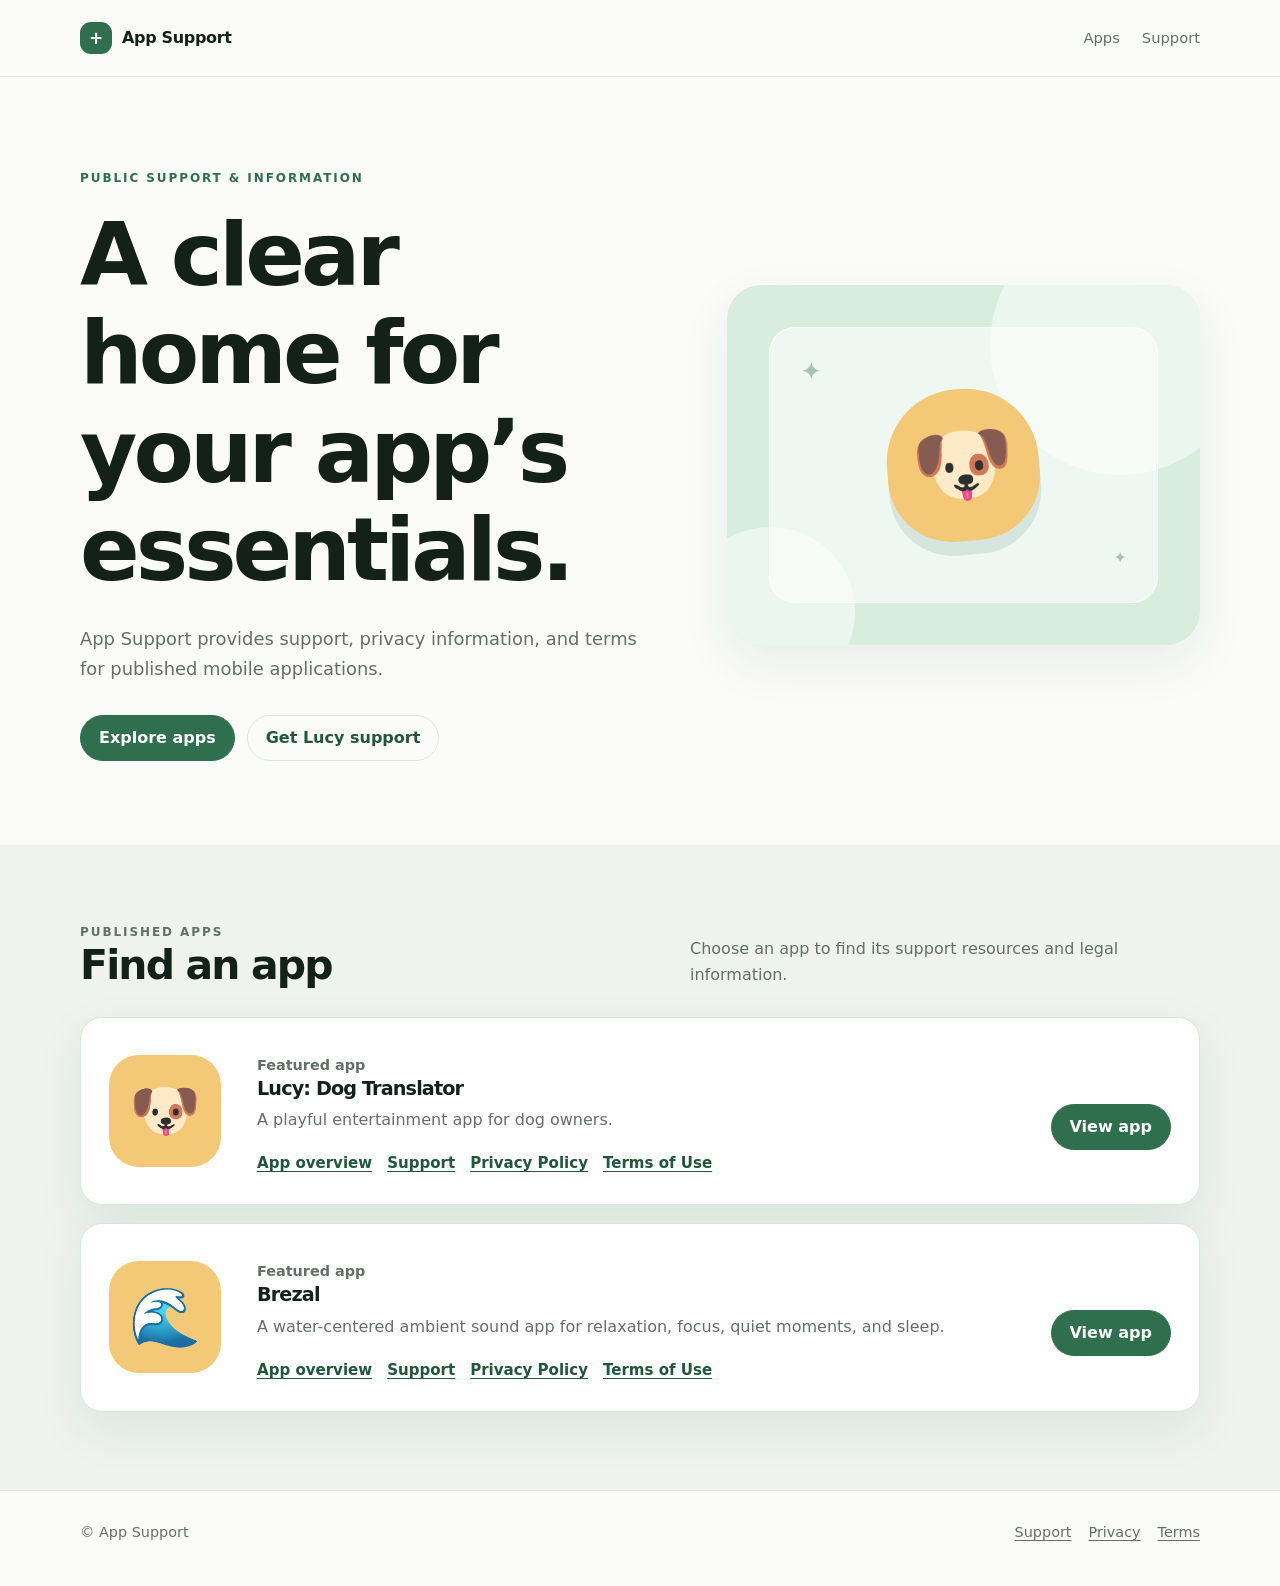
<file: index.html>
<!doctype html>
<html lang="en">
<head>
  <meta charset="utf-8">
  <meta name="viewport" content="width=device-width, initial-scale=1">
  <meta name="description" content="App Support provides public support and information for published mobile applications.">
  <title>App Support — Mobile app support and information</title>
  <link rel="stylesheet" href="styles.css">
</head>
<body>
  <header class="site-header"><div class="wrap nav"><a class="brand" href="index.html"><span class="brand-mark">+</span> App Support</a><nav class="nav-links" aria-label="Primary navigation"><a href="#apps">Apps</a><a href="lucy/support/index.html">Support</a></nav></div></header>
  <main>
    <section class="hero"><div class="wrap hero-grid"><div><p class="eyebrow">Public support &amp; information</p><h1>A clear home for your app’s essentials.</h1><p class="lead">App Support provides support, privacy information, and terms for published mobile applications.</p><div class="actions"><a class="button" href="#apps">Explore apps</a><a class="button secondary" href="lucy/support/index.html">Get Lucy support</a></div></div><div class="hero-art" aria-hidden="true"><span class="spark one">✦</span><span class="spark two">✦</span><div class="art-card"><div class="dog-badge">🐶</div></div></div></div></section>
    <section class="section soft" id="apps"><div class="wrap"><div class="section-head"><div><p class="eyebrow">Published apps</p><h2>Find an app</h2></div><p>Choose an app to find its support resources and legal information.</p></div><article class="app-card"><div class="app-icon" aria-hidden="true">🐶</div><div><p class="kicker">Featured app</p><h3>Lucy: Dog Translator</h3><p>A playful entertainment app for dog owners.</p><div class="link-row"><a href="lucy/index.html">App overview</a><a href="lucy/support/index.html">Support</a><a href="lucy/privacy/index.html">Privacy Policy</a><a href="lucy/terms/index.html">Terms of Use</a></div></div><div class="actions"><a class="button" href="lucy/index.html">View app</a></div></article><article class="app-card" style="margin-top: 18px"><div class="app-icon" aria-hidden="true">🌊</div><div><p class="kicker">Featured app</p><h3>Brezal</h3><p>A water-centered ambient sound app for relaxation, focus, quiet moments, and sleep.</p><div class="link-row"><a href="brezal/index.html">App overview</a><a href="brezal/support/index.html">Support</a><a href="brezal/privacy/index.html">Privacy Policy</a><a href="brezal/terms/index.html">Terms of Use</a></div></div><div class="actions"><a class="button" href="brezal/index.html">View app</a></div></article></div></section>
  </main>
  <footer><div class="wrap footer-row"><span>© App Support</span><nav class="footer-links" aria-label="Footer navigation"><a href="lucy/support/index.html">Support</a><a href="lucy/privacy/index.html">Privacy</a><a href="lucy/terms/index.html">Terms</a></nav></div></footer>
</body>
</html>
</file>
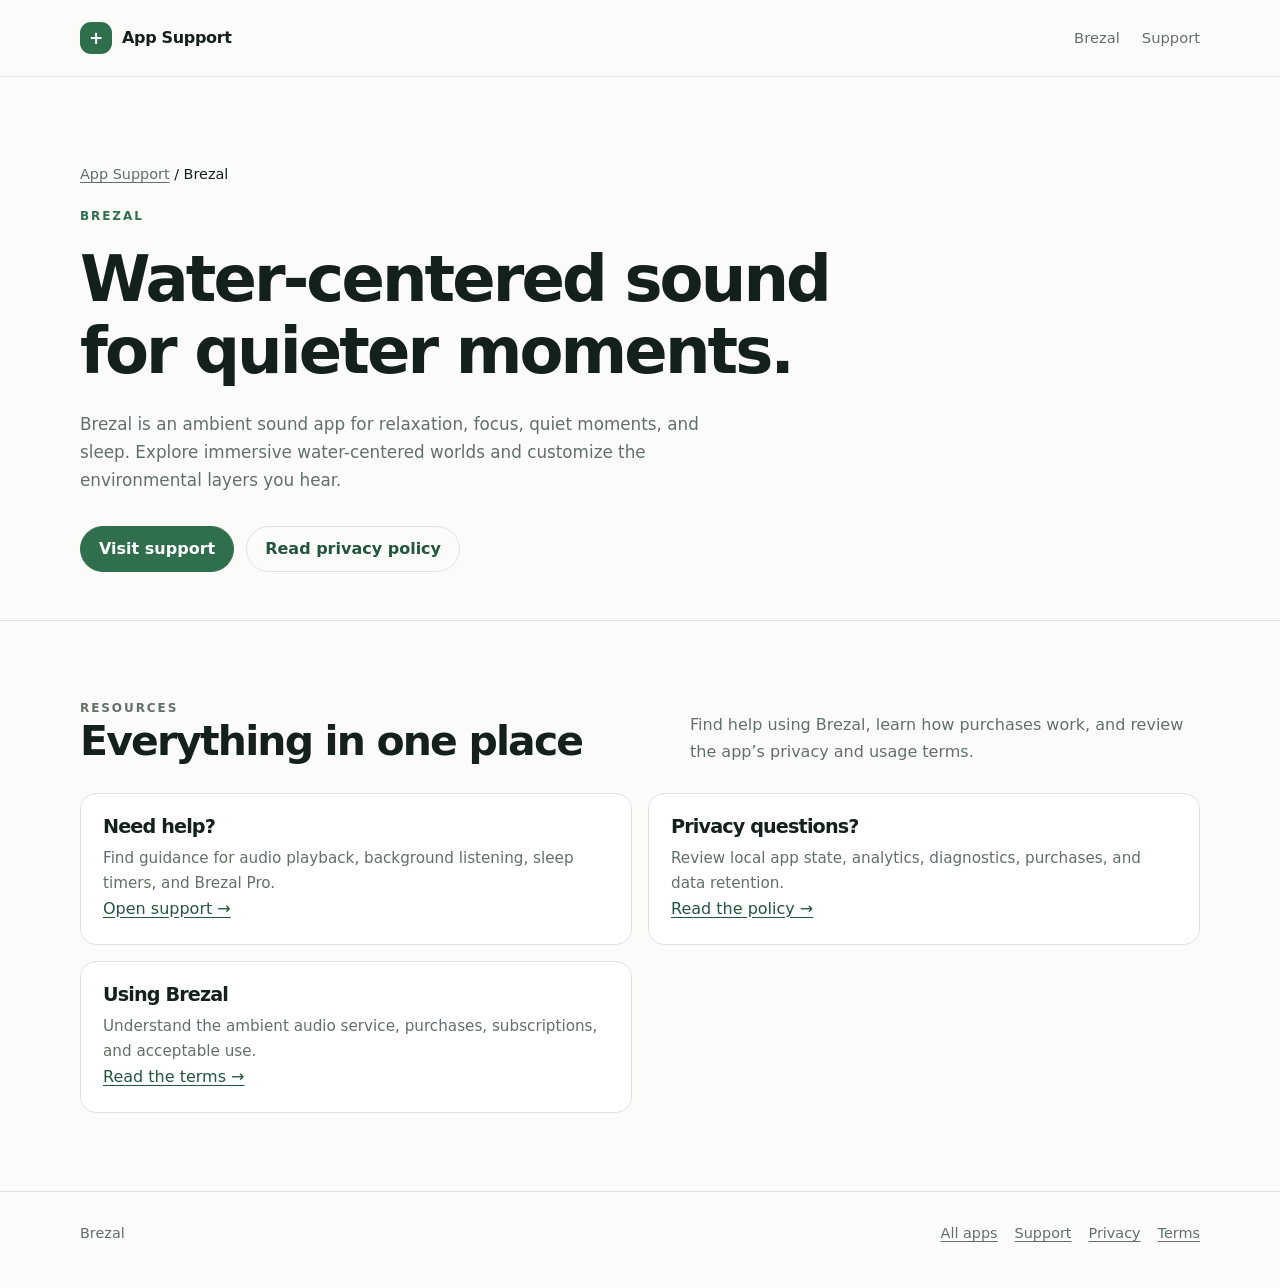
<file: brezal/index.html>
<!doctype html>
<html lang="en">
<head><meta charset="utf-8"><meta name="viewport" content="width=device-width, initial-scale=1"><meta name="description" content="Support and information for Brezal, a water-centered ambient sound app for relaxation, focus, quiet moments, and sleep."><title>Brezal — App Support</title><link rel="stylesheet" href="../styles.css"></head>
<body>
  <header class="site-header"><div class="wrap nav"><a class="brand" href="../index.html"><span class="brand-mark">+</span> App Support</a><nav class="nav-links" aria-label="Primary navigation"><a href="index.html" aria-current="page">Brezal</a><a href="support/index.html">Support</a></nav></div></header>
  <main><section class="page-hero"><div class="wrap"><p class="breadcrumbs"><a href="../index.html">App Support</a> / Brezal</p><p class="eyebrow">Brezal</p><h1>Water-centered sound for quieter moments.</h1><p class="lead">Brezal is an ambient sound app for relaxation, focus, quiet moments, and sleep. Explore immersive water-centered worlds and customize the environmental layers you hear.</p><div class="actions"><a class="button" href="support/index.html">Visit support</a><a class="button secondary" href="privacy/index.html">Read privacy policy</a></div></div></section><section class="section"><div class="wrap"><div class="section-head"><div><p class="eyebrow">Resources</p><h2>Everything in one place</h2></div><p>Find help using Brezal, learn how purchases work, and review the app’s privacy and usage terms.</p></div><div class="faq-grid"><article class="faq"><h3>Need help?</h3><p>Find guidance for audio playback, background listening, sleep timers, and Brezal Pro.</p><a href="support/index.html">Open support →</a></article><article class="faq"><h3>Privacy questions?</h3><p>Review local app state, analytics, diagnostics, purchases, and data retention.</p><a href="privacy/index.html">Read the policy →</a></article><article class="faq"><h3>Using Brezal</h3><p>Understand the ambient audio service, purchases, subscriptions, and acceptable use.</p><a href="terms/index.html">Read the terms →</a></article></div></div></section></main>
  <footer><div class="wrap footer-row"><span>Brezal</span><nav class="footer-links" aria-label="Footer navigation"><a href="../index.html">All apps</a><a href="support/index.html">Support</a><a href="privacy/index.html">Privacy</a><a href="terms/index.html">Terms</a></nav></div></footer>
</body></html>
</file>
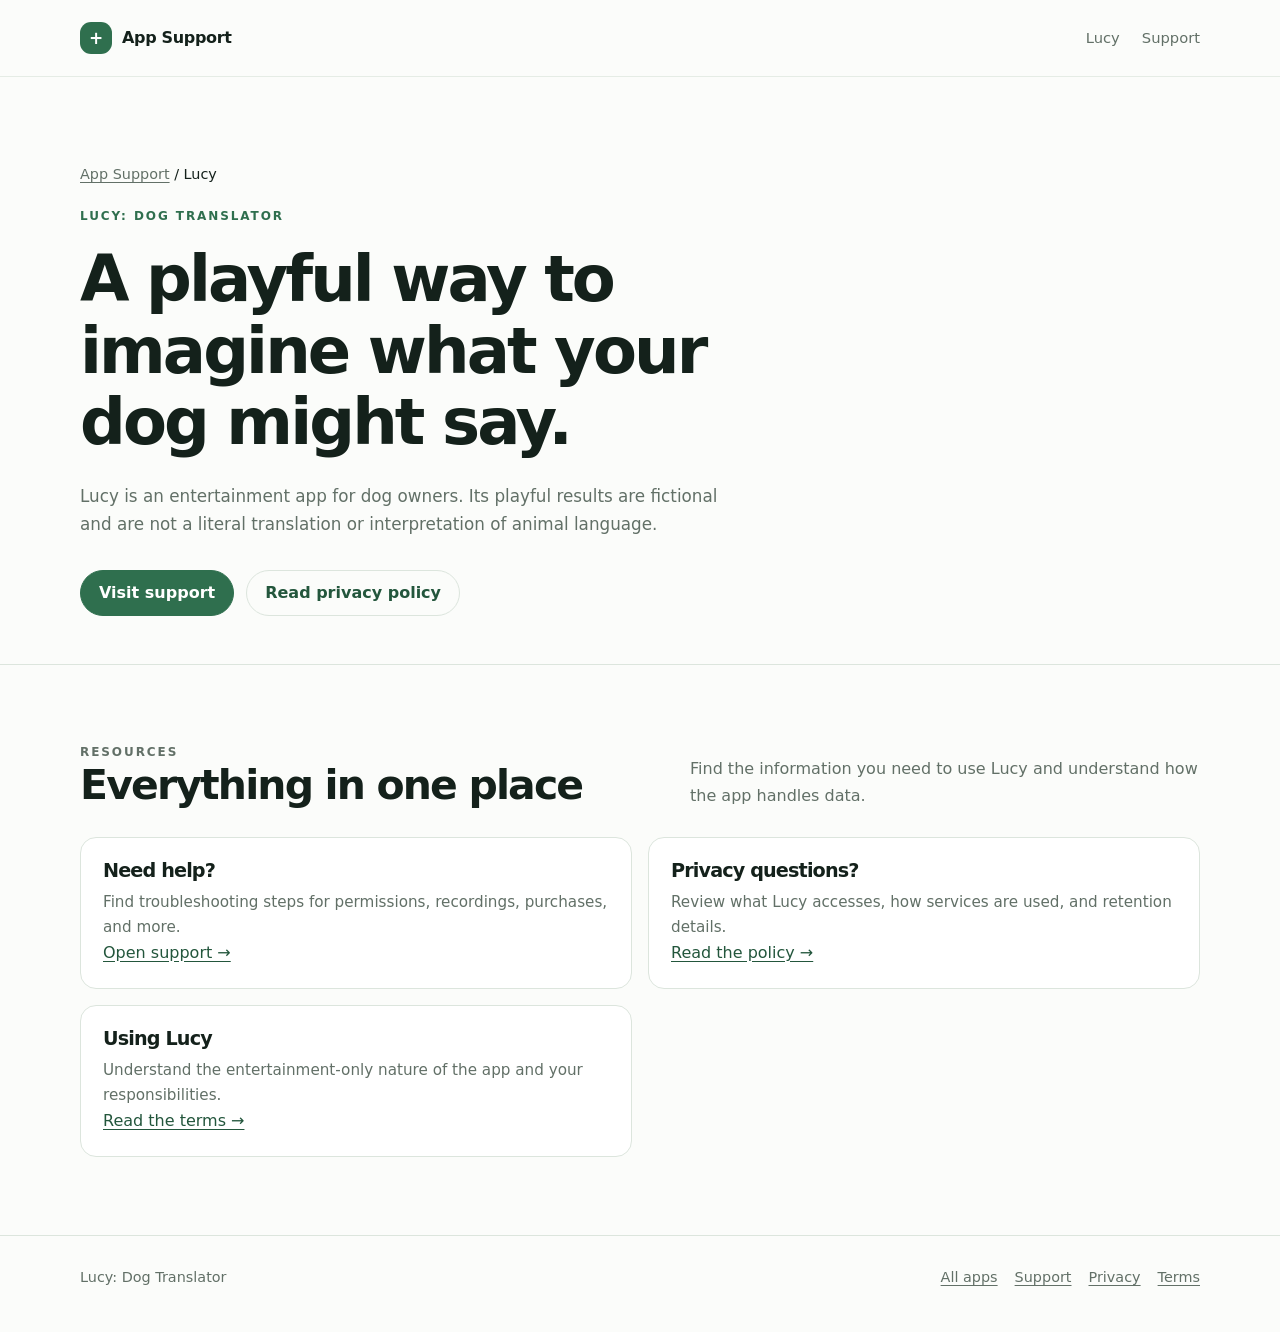
<file: lucy/index.html>
<!doctype html>
<html lang="en">
<head><meta charset="utf-8"><meta name="viewport" content="width=device-width, initial-scale=1"><meta name="description" content="Support and information for Lucy: Dog Translator, a playful entertainment app for dog owners."><title>Lucy: Dog Translator — App Support</title><link rel="stylesheet" href="../styles.css"></head>
<body>
  <header class="site-header"><div class="wrap nav"><a class="brand" href="../index.html"><span class="brand-mark">+</span> App Support</a><nav class="nav-links" aria-label="Primary navigation"><a href="index.html">Lucy</a><a href="support/index.html">Support</a></nav></div></header>
  <main><section class="page-hero"><div class="wrap"><p class="breadcrumbs"><a href="../index.html">App Support</a> / Lucy</p><p class="eyebrow">Lucy: Dog Translator</p><h1>A playful way to imagine what your dog might say.</h1><p class="lead">Lucy is an entertainment app for dog owners. Its playful results are fictional and are not a literal translation or interpretation of animal language.</p><div class="actions"><a class="button" href="support/index.html">Visit support</a><a class="button secondary" href="privacy/index.html">Read privacy policy</a></div></div></section><section class="section"><div class="wrap"><div class="section-head"><div><p class="eyebrow">Resources</p><h2>Everything in one place</h2></div><p>Find the information you need to use Lucy and understand how the app handles data.</p></div><div class="faq-grid"><article class="faq"><h3>Need help?</h3><p>Find troubleshooting steps for permissions, recordings, purchases, and more.</p><a href="support/index.html">Open support →</a></article><article class="faq"><h3>Privacy questions?</h3><p>Review what Lucy accesses, how services are used, and retention details.</p><a href="privacy/index.html">Read the policy →</a></article><article class="faq"><h3>Using Lucy</h3><p>Understand the entertainment-only nature of the app and your responsibilities.</p><a href="terms/index.html">Read the terms →</a></article></div></div></section></main>
  <footer><div class="wrap footer-row"><span>Lucy: Dog Translator</span><nav class="footer-links" aria-label="Footer navigation"><a href="../index.html">All apps</a><a href="support/index.html">Support</a><a href="privacy/index.html">Privacy</a><a href="terms/index.html">Terms</a></nav></div></footer>
</body></html>
</file>
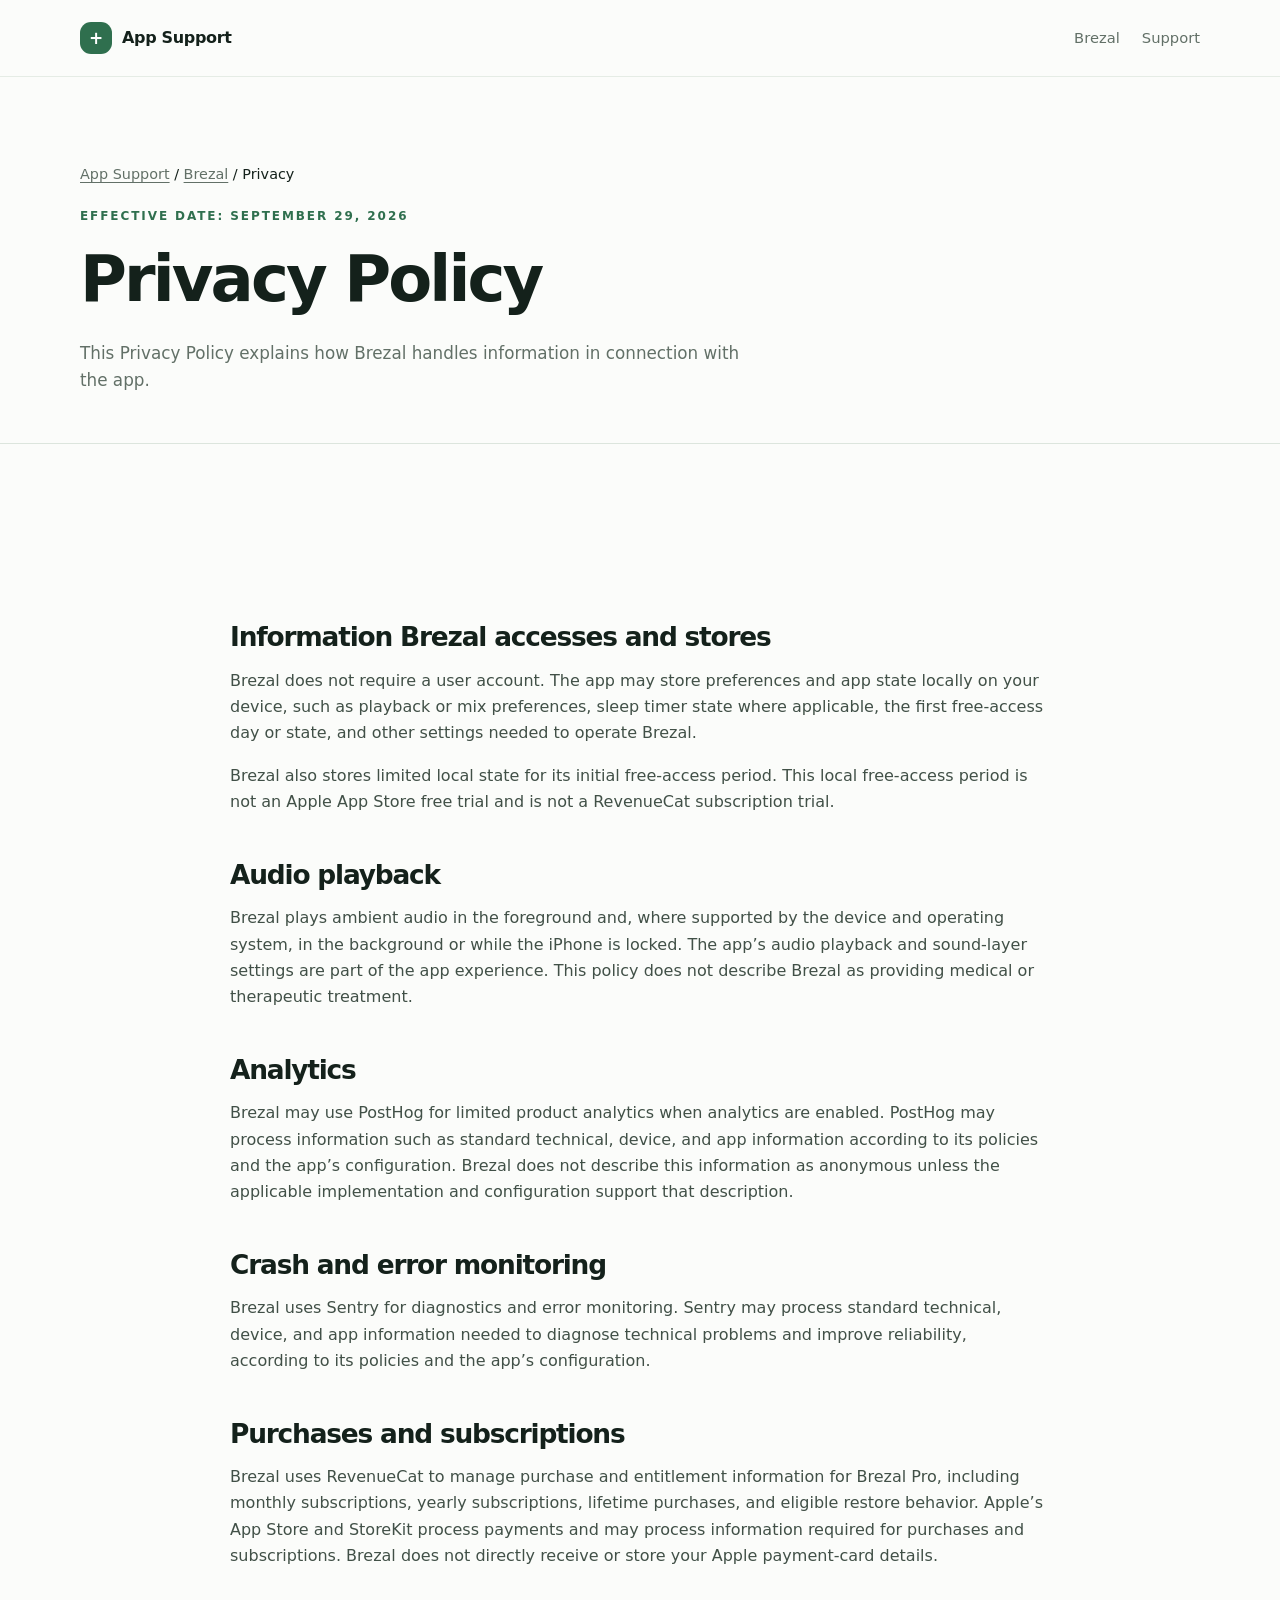
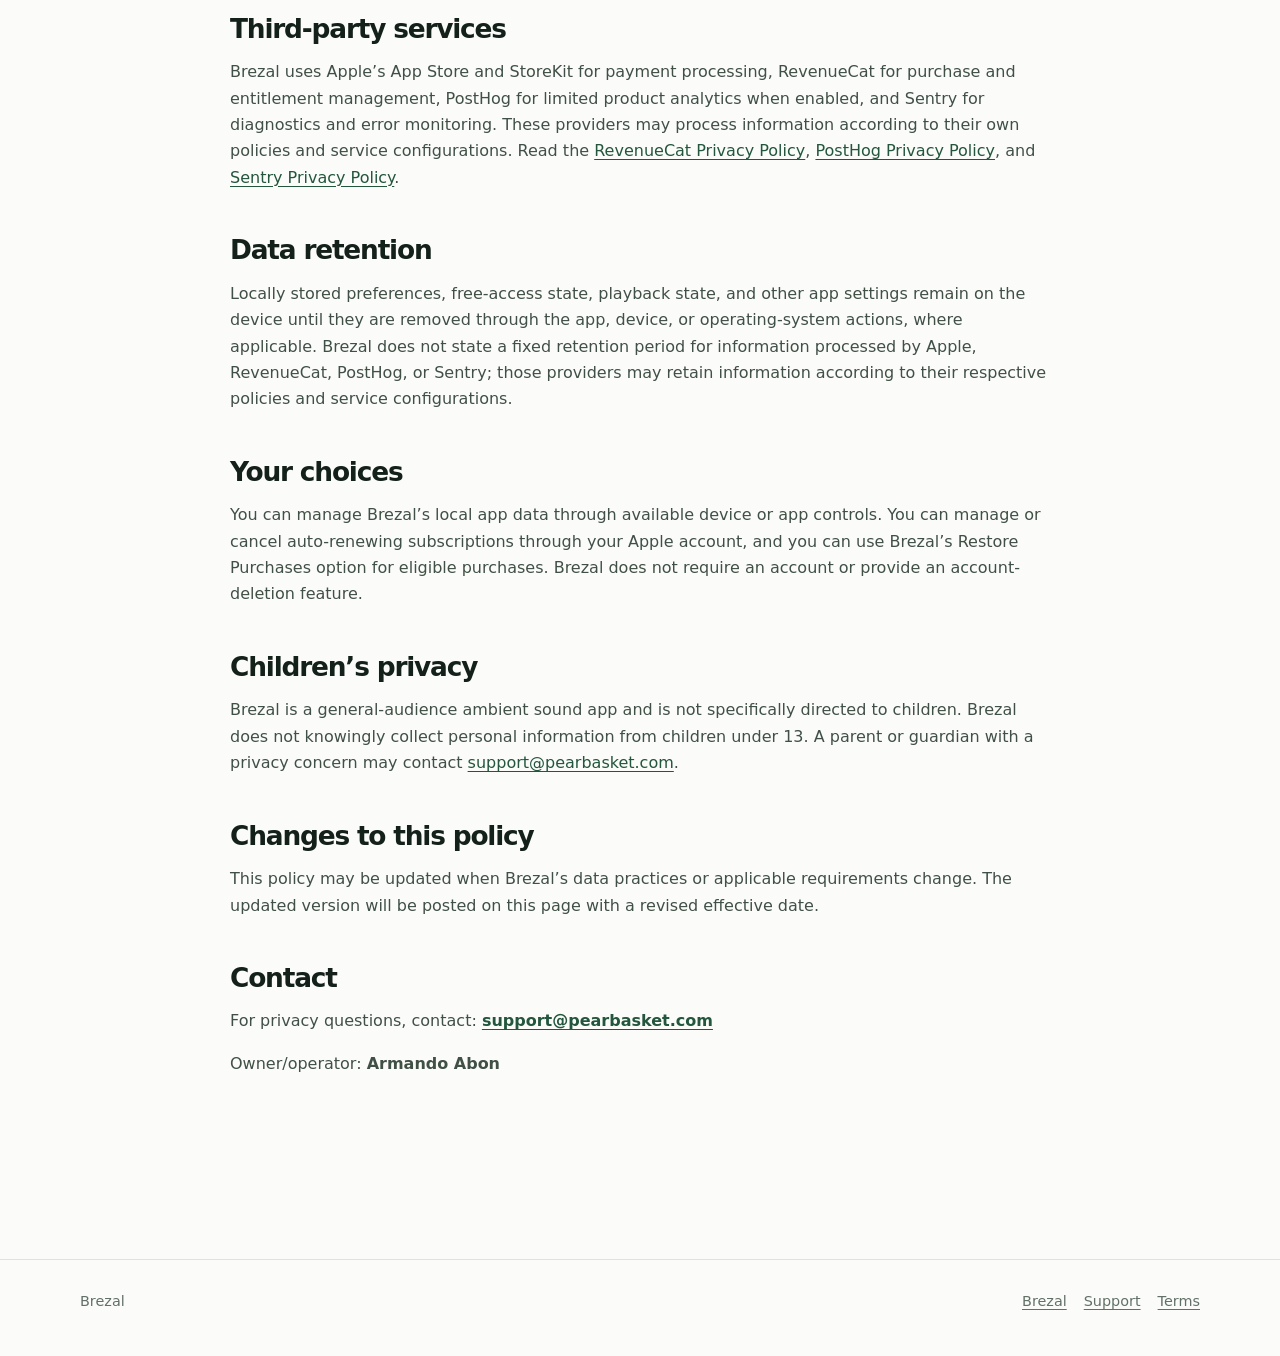
<file: brezal/privacy/index.html>
<!doctype html>
<html lang="en">
<head><meta charset="utf-8"><meta name="viewport" content="width=device-width, initial-scale=1"><meta name="description" content="Privacy Policy for Brezal."><title>Privacy Policy — Brezal</title><link rel="stylesheet" href="../../styles.css"></head>
<body><header class="site-header"><div class="wrap nav"><a class="brand" href="../../index.html"><span class="brand-mark">+</span> App Support</a><nav class="nav-links" aria-label="Primary navigation"><a href="../index.html">Brezal</a><a href="../support/index.html">Support</a></nav></div></header>
<main><section class="page-hero"><div class="wrap"><p class="breadcrumbs"><a href="../../index.html">App Support</a> / <a href="../index.html">Brezal</a> / Privacy</p><p class="eyebrow">Effective Date: September 29, 2026</p><h1>Privacy Policy</h1><p class="lead">This Privacy Policy explains how Brezal handles information in connection with the app.</p></div></section><section class="section"><div class="wrap content"><h2>Information Brezal accesses and stores</h2><p>Brezal does not require a user account. The app may store preferences and app state locally on your device, such as playback or mix preferences, sleep timer state where applicable, the first free-access day or state, and other settings needed to operate Brezal.</p><p>Brezal also stores limited local state for its initial free-access period. This local free-access period is not an Apple App Store free trial and is not a RevenueCat subscription trial.</p><h2>Audio playback</h2><p>Brezal plays ambient audio in the foreground and, where supported by the device and operating system, in the background or while the iPhone is locked. The app’s audio playback and sound-layer settings are part of the app experience. This policy does not describe Brezal as providing medical or therapeutic treatment.</p><h2>Analytics</h2><p>Brezal may use PostHog for limited product analytics when analytics are enabled. PostHog may process information such as standard technical, device, and app information according to its policies and the app’s configuration. Brezal does not describe this information as anonymous unless the applicable implementation and configuration support that description.</p><h2>Crash and error monitoring</h2><p>Brezal uses Sentry for diagnostics and error monitoring. Sentry may process standard technical, device, and app information needed to diagnose technical problems and improve reliability, according to its policies and the app’s configuration.</p><h2>Purchases and subscriptions</h2><p>Brezal uses RevenueCat to manage purchase and entitlement information for Brezal Pro, including monthly subscriptions, yearly subscriptions, lifetime purchases, and eligible restore behavior. Apple’s App Store and StoreKit process payments and may process information required for purchases and subscriptions. Brezal does not directly receive or store your Apple payment-card details.</p><h2>Third-party services</h2><p>Brezal uses Apple’s App Store and StoreKit for payment processing, RevenueCat for purchase and entitlement management, PostHog for limited product analytics when enabled, and Sentry for diagnostics and error monitoring. These providers may process information according to their own policies and service configurations. Read the <a href="https://www.revenuecat.com/privacy">RevenueCat Privacy Policy</a>, <a href="https://posthog.com/privacy">PostHog Privacy Policy</a>, and <a href="https://sentry.io/privacy/">Sentry Privacy Policy</a>.</p><h2>Data retention</h2><p>Locally stored preferences, free-access state, playback state, and other app settings remain on the device until they are removed through the app, device, or operating-system actions, where applicable. Brezal does not state a fixed retention period for information processed by Apple, RevenueCat, PostHog, or Sentry; those providers may retain information according to their respective policies and service configurations.</p><h2>Your choices</h2><p>You can manage Brezal’s local app data through available device or app controls. You can manage or cancel auto-renewing subscriptions through your Apple account, and you can use Brezal’s Restore Purchases option for eligible purchases. Brezal does not require an account or provide an account-deletion feature.</p><h2>Children’s privacy</h2><p>Brezal is a general-audience ambient sound app and is not specifically directed to children. Brezal does not knowingly collect personal information from children under 13. A parent or guardian with a privacy concern may contact <a href="mailto:support@pearbasket.com">support@pearbasket.com</a>.</p><h2>Changes to this policy</h2><p>This policy may be updated when Brezal’s data practices or applicable requirements change. The updated version will be posted on this page with a revised effective date.</p><h2>Contact</h2><p>For privacy questions, contact: <strong><a href="mailto:support@pearbasket.com">support@pearbasket.com</a></strong></p><p>Owner/operator: <strong>Armando Abon</strong></p></div></section></main>
<footer><div class="wrap footer-row"><span>Brezal</span><nav class="footer-links" aria-label="Footer navigation"><a href="../index.html">Brezal</a><a href="../support/index.html">Support</a><a href="../terms/index.html">Terms</a></nav></div></footer></body></html>
</file>
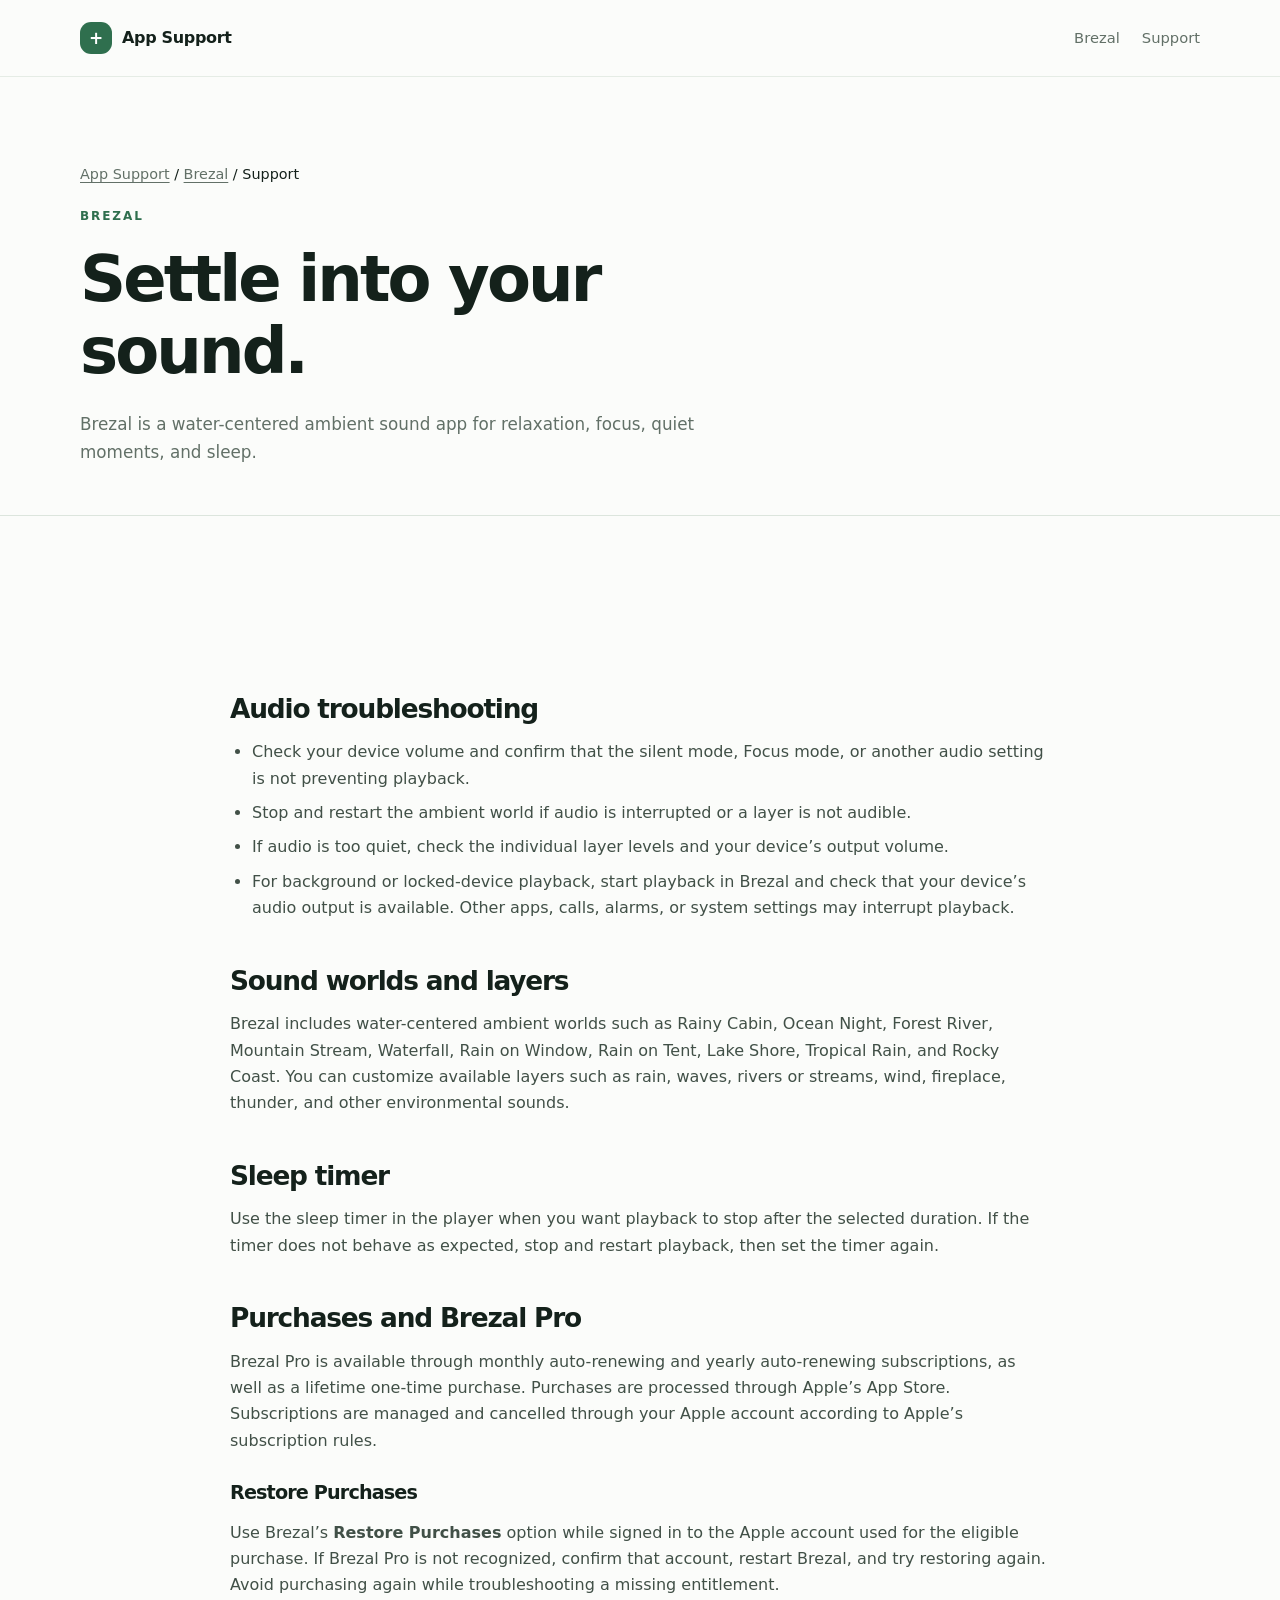
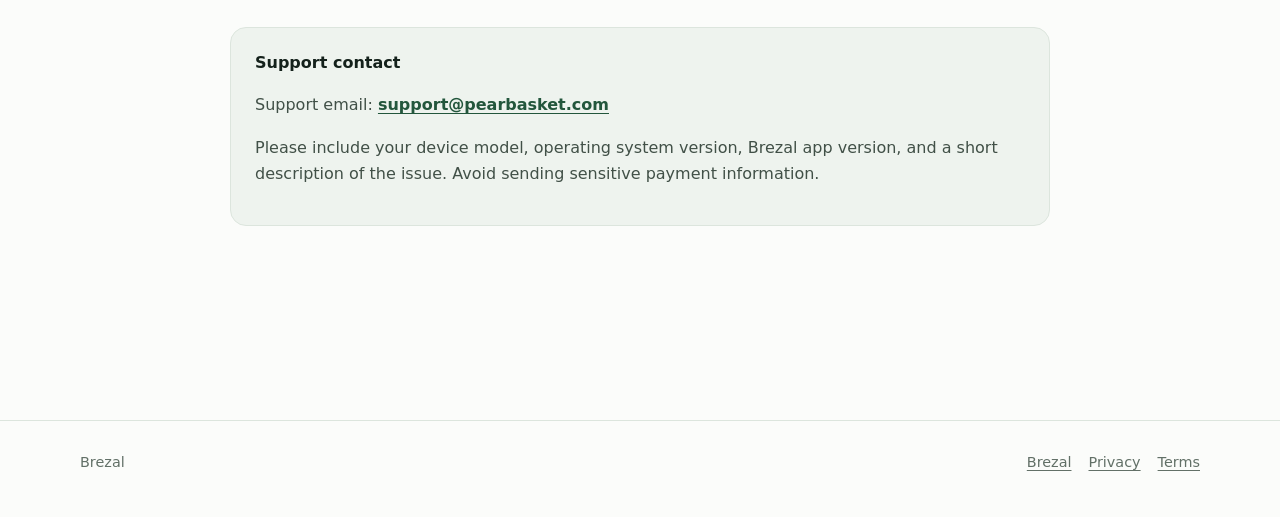
<file: brezal/support/index.html>
<!doctype html>
<html lang="en">
<head><meta charset="utf-8"><meta name="viewport" content="width=device-width, initial-scale=1"><meta name="description" content="Get help with Brezal ambient sound playback, background listening, sleep timers, purchases, and Brezal Pro."><title>Support — Brezal</title><link rel="stylesheet" href="../../styles.css"></head>
<body><header class="site-header"><div class="wrap nav"><a class="brand" href="../../index.html"><span class="brand-mark">+</span> App Support</a><nav class="nav-links" aria-label="Primary navigation"><a href="../index.html">Brezal</a><a href="index.html" aria-current="page">Support</a></nav></div></header>
<main><section class="page-hero"><div class="wrap"><p class="breadcrumbs"><a href="../../index.html">App Support</a> / <a href="../index.html">Brezal</a> / Support</p><p class="eyebrow">Brezal</p><h1>Settle into your sound.</h1><p class="lead">Brezal is a water-centered ambient sound app for relaxation, focus, quiet moments, and sleep.</p></div></section><section class="section"><div class="wrap content"><h2>Audio troubleshooting</h2><ul><li>Check your device volume and confirm that the silent mode, Focus mode, or another audio setting is not preventing playback.</li><li>Stop and restart the ambient world if audio is interrupted or a layer is not audible.</li><li>If audio is too quiet, check the individual layer levels and your device’s output volume.</li><li>For background or locked-device playback, start playback in Brezal and check that your device’s audio output is available. Other apps, calls, alarms, or system settings may interrupt playback.</li></ul><h2>Sound worlds and layers</h2><p>Brezal includes water-centered ambient worlds such as Rainy Cabin, Ocean Night, Forest River, Mountain Stream, Waterfall, Rain on Window, Rain on Tent, Lake Shore, Tropical Rain, and Rocky Coast. You can customize available layers such as rain, waves, rivers or streams, wind, fireplace, thunder, and other environmental sounds.</p><h2>Sleep timer</h2><p>Use the sleep timer in the player when you want playback to stop after the selected duration. If the timer does not behave as expected, stop and restart playback, then set the timer again.</p><h2>Purchases and Brezal Pro</h2><p>Brezal Pro is available through monthly auto-renewing and yearly auto-renewing subscriptions, as well as a lifetime one-time purchase. Purchases are processed through Apple’s App Store. Subscriptions are managed and cancelled through your Apple account according to Apple’s subscription rules.</p><h3>Restore Purchases</h3><p>Use Brezal’s <strong>Restore Purchases</strong> option while signed in to the Apple account used for the eligible purchase. If Brezal Pro is not recognized, confirm that account, restart Brezal, and try restoring again. Avoid purchasing again while troubleshooting a missing entitlement.</p><div class="callout"><strong>Support contact</strong><p>Support email: <strong><a href="mailto:support@pearbasket.com">support@pearbasket.com</a></strong></p><p>Please include your device model, operating system version, Brezal app version, and a short description of the issue. Avoid sending sensitive payment information.</p></div></div></section></main>
<footer><div class="wrap footer-row"><span>Brezal</span><nav class="footer-links" aria-label="Footer navigation"><a href="../index.html">Brezal</a><a href="../privacy/index.html">Privacy</a><a href="../terms/index.html">Terms</a></nav></div></footer></body></html>
</file>
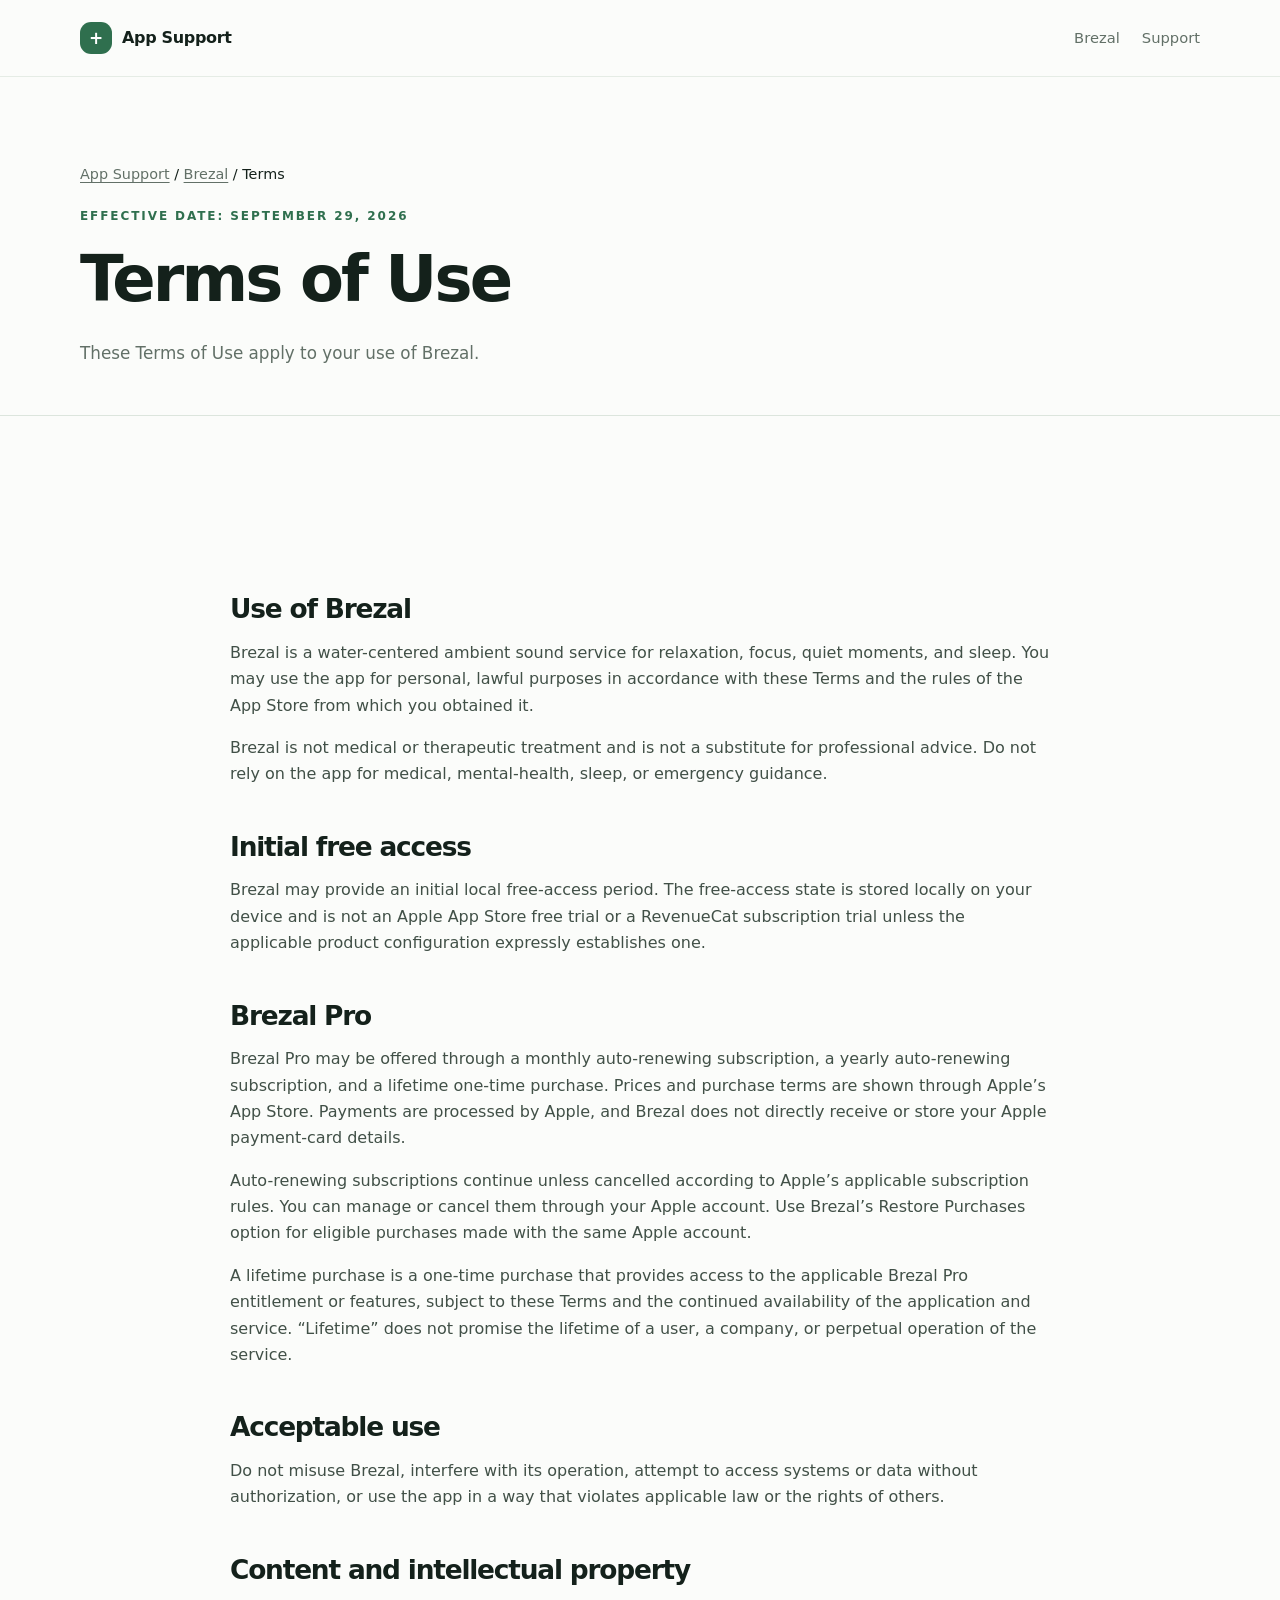
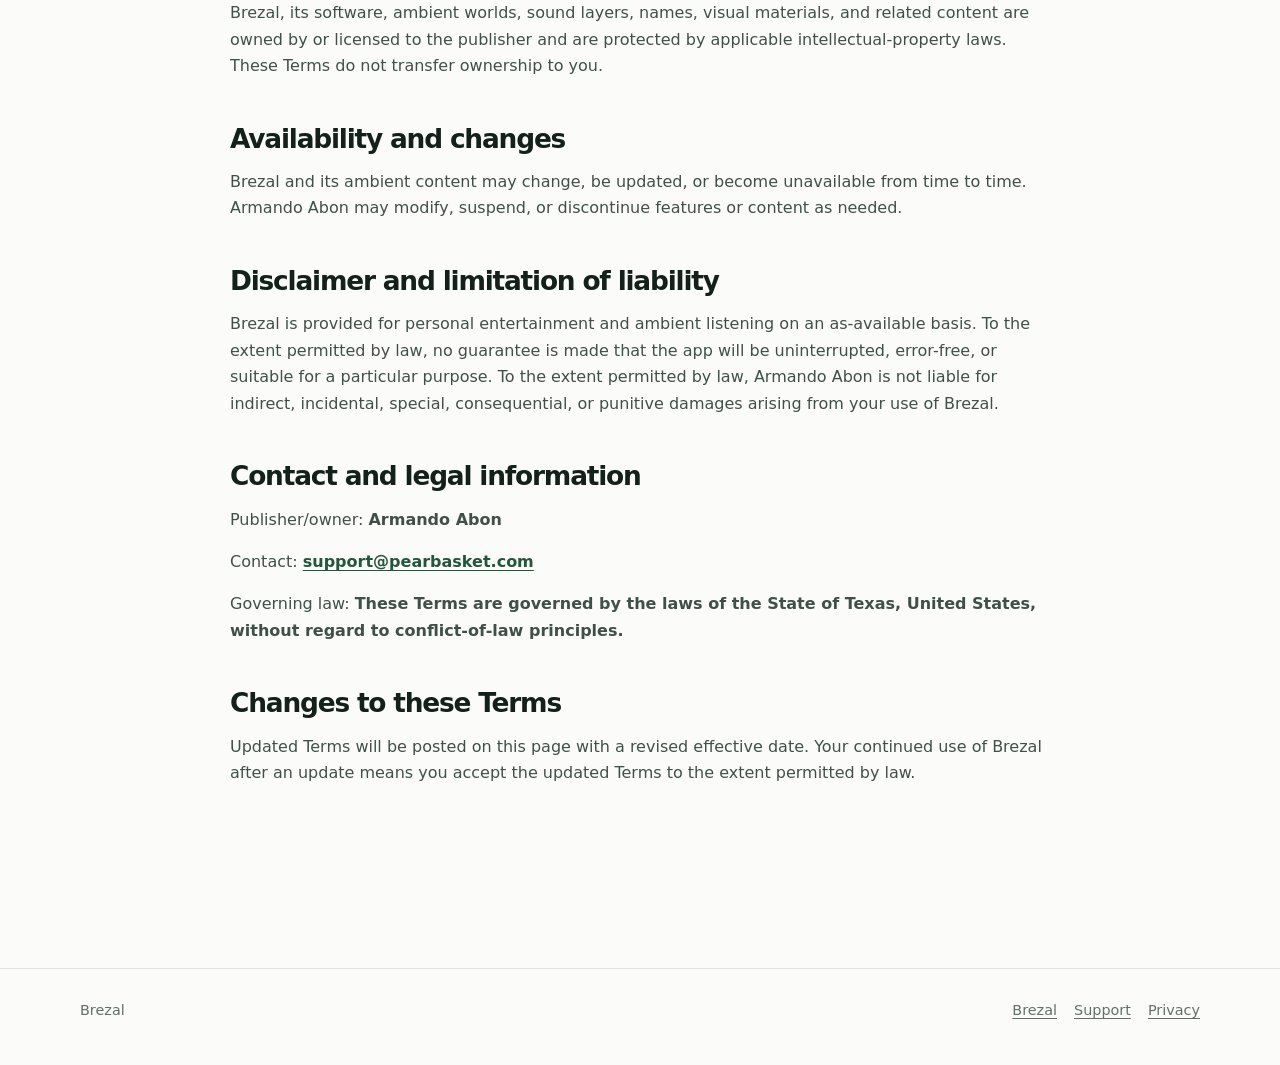
<file: brezal/terms/index.html>
<!doctype html>
<html lang="en">
<head><meta charset="utf-8"><meta name="viewport" content="width=device-width, initial-scale=1"><meta name="description" content="Terms of Use for Brezal."><title>Terms of Use — Brezal</title><link rel="stylesheet" href="../../styles.css"></head>
<body><header class="site-header"><div class="wrap nav"><a class="brand" href="../../index.html"><span class="brand-mark">+</span> App Support</a><nav class="nav-links" aria-label="Primary navigation"><a href="../index.html">Brezal</a><a href="../support/index.html">Support</a></nav></div></header>
<main><section class="page-hero"><div class="wrap"><p class="breadcrumbs"><a href="../../index.html">App Support</a> / <a href="../index.html">Brezal</a> / Terms</p><p class="eyebrow">Effective Date: September 29, 2026</p><h1>Terms of Use</h1><p class="lead">These Terms of Use apply to your use of Brezal.</p></div></section><section class="section"><div class="wrap content"><h2>Use of Brezal</h2><p>Brezal is a water-centered ambient sound service for relaxation, focus, quiet moments, and sleep. You may use the app for personal, lawful purposes in accordance with these Terms and the rules of the App Store from which you obtained it.</p><p>Brezal is not medical or therapeutic treatment and is not a substitute for professional advice. Do not rely on the app for medical, mental-health, sleep, or emergency guidance.</p><h2>Initial free access</h2><p>Brezal may provide an initial local free-access period. The free-access state is stored locally on your device and is not an Apple App Store free trial or a RevenueCat subscription trial unless the applicable product configuration expressly establishes one.</p><h2>Brezal Pro</h2><p>Brezal Pro may be offered through a monthly auto-renewing subscription, a yearly auto-renewing subscription, and a lifetime one-time purchase. Prices and purchase terms are shown through Apple’s App Store. Payments are processed by Apple, and Brezal does not directly receive or store your Apple payment-card details.</p><p>Auto-renewing subscriptions continue unless cancelled according to Apple’s applicable subscription rules. You can manage or cancel them through your Apple account. Use Brezal’s Restore Purchases option for eligible purchases made with the same Apple account.</p><p>A lifetime purchase is a one-time purchase that provides access to the applicable Brezal Pro entitlement or features, subject to these Terms and the continued availability of the application and service. “Lifetime” does not promise the lifetime of a user, a company, or perpetual operation of the service.</p><h2>Acceptable use</h2><p>Do not misuse Brezal, interfere with its operation, attempt to access systems or data without authorization, or use the app in a way that violates applicable law or the rights of others.</p><h2>Content and intellectual property</h2><p>Brezal, its software, ambient worlds, sound layers, names, visual materials, and related content are owned by or licensed to the publisher and are protected by applicable intellectual-property laws. These Terms do not transfer ownership to you.</p><h2>Availability and changes</h2><p>Brezal and its ambient content may change, be updated, or become unavailable from time to time. Armando Abon may modify, suspend, or discontinue features or content as needed.</p><h2>Disclaimer and limitation of liability</h2><p>Brezal is provided for personal entertainment and ambient listening on an as-available basis. To the extent permitted by law, no guarantee is made that the app will be uninterrupted, error-free, or suitable for a particular purpose. To the extent permitted by law, Armando Abon is not liable for indirect, incidental, special, consequential, or punitive damages arising from your use of Brezal.</p><h2>Contact and legal information</h2><p>Publisher/owner: <strong>Armando Abon</strong></p><p>Contact: <strong><a href="mailto:support@pearbasket.com">support@pearbasket.com</a></strong></p><p>Governing law: <strong>These Terms are governed by the laws of the State of Texas, United States, without regard to conflict-of-law principles.</strong></p><h2>Changes to these Terms</h2><p>Updated Terms will be posted on this page with a revised effective date. Your continued use of Brezal after an update means you accept the updated Terms to the extent permitted by law.</p></div></section></main>
<footer><div class="wrap footer-row"><span>Brezal</span><nav class="footer-links" aria-label="Footer navigation"><a href="../index.html">Brezal</a><a href="../support/index.html">Support</a><a href="../privacy/index.html">Privacy</a></nav></div></footer></body></html>
</file>
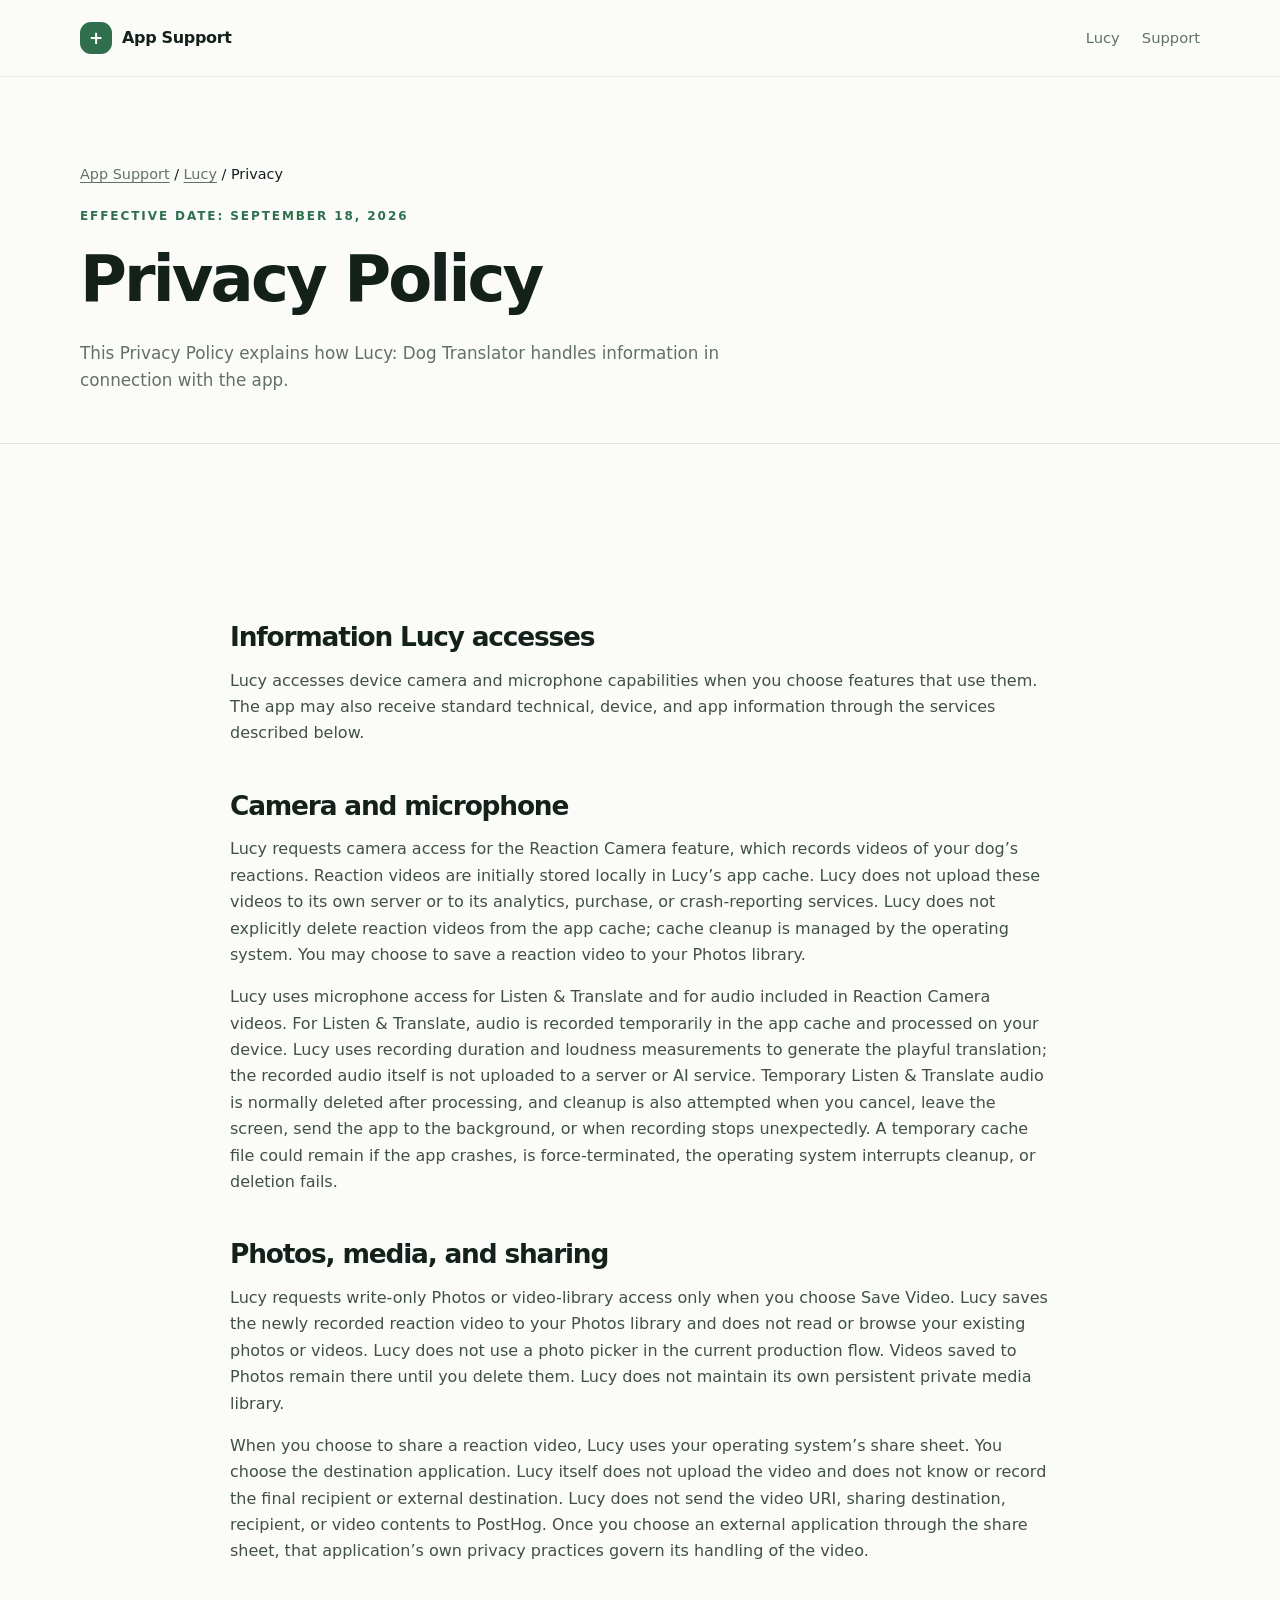
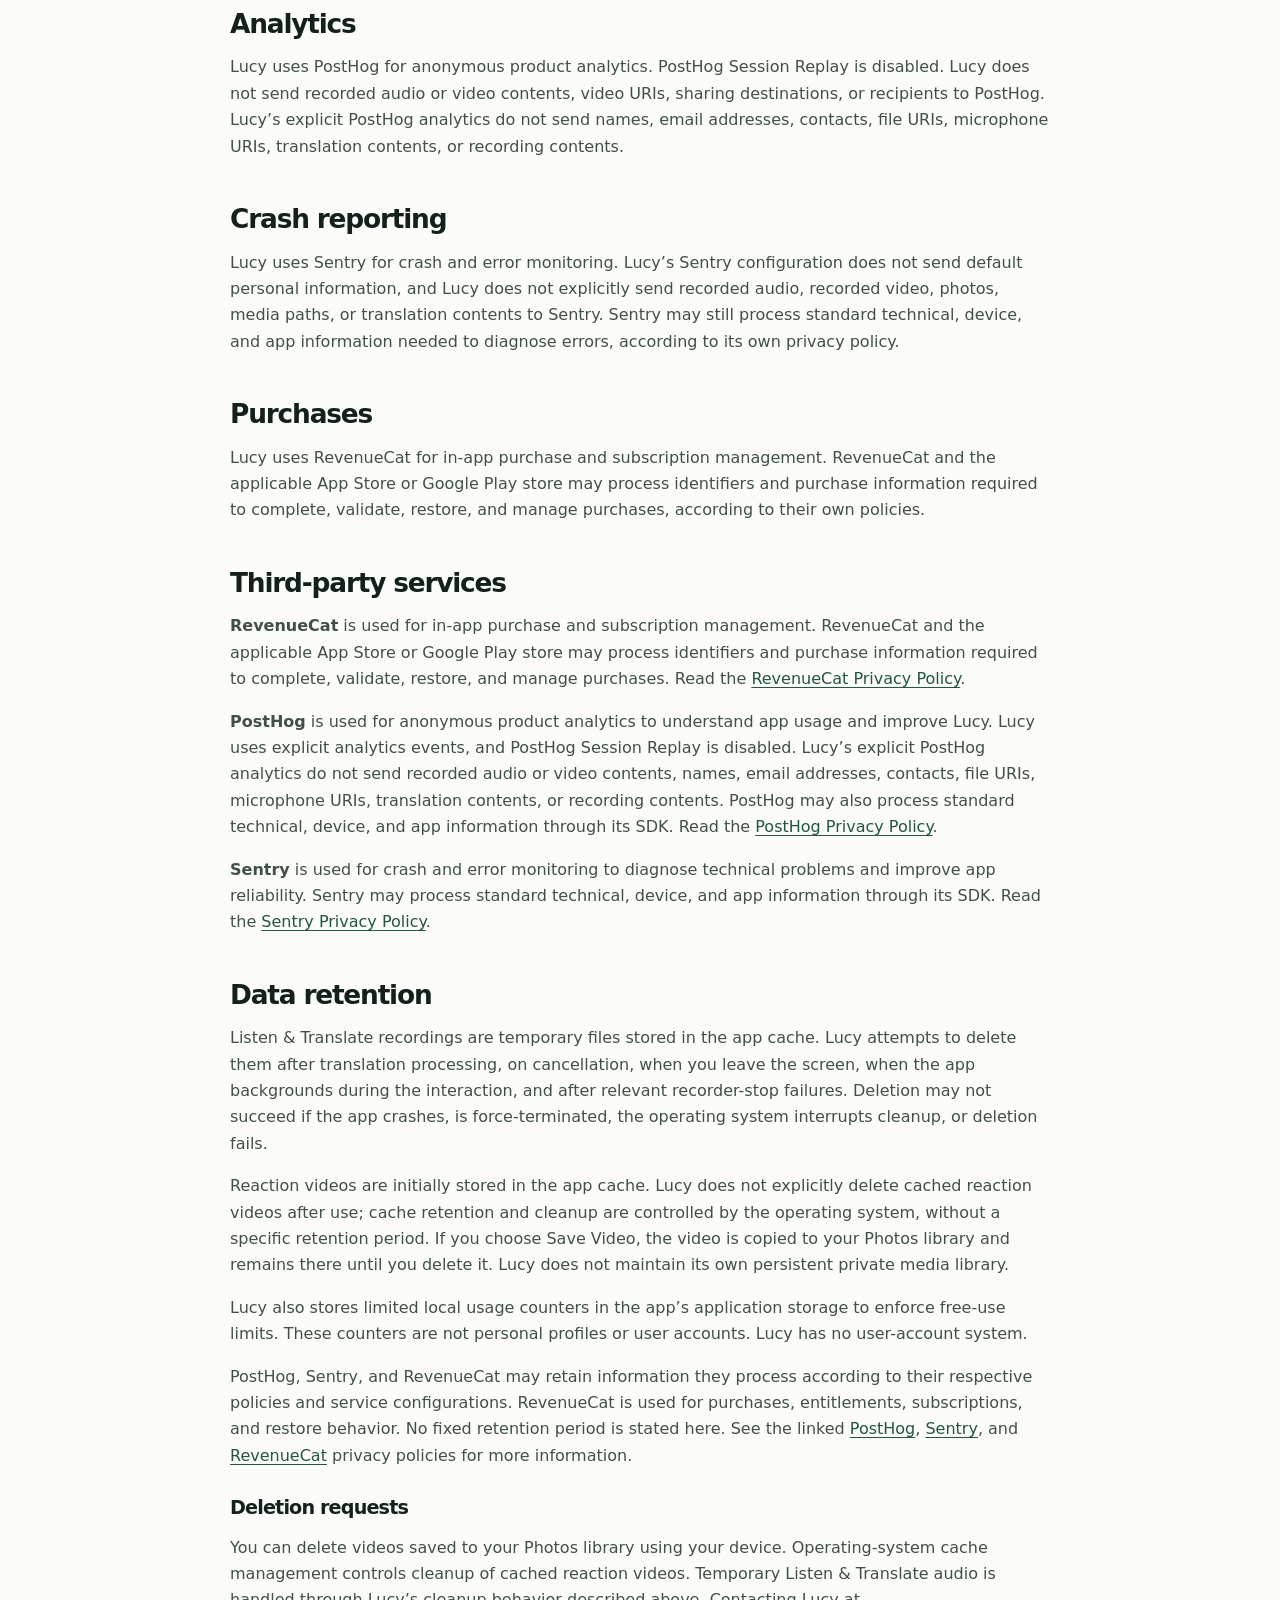
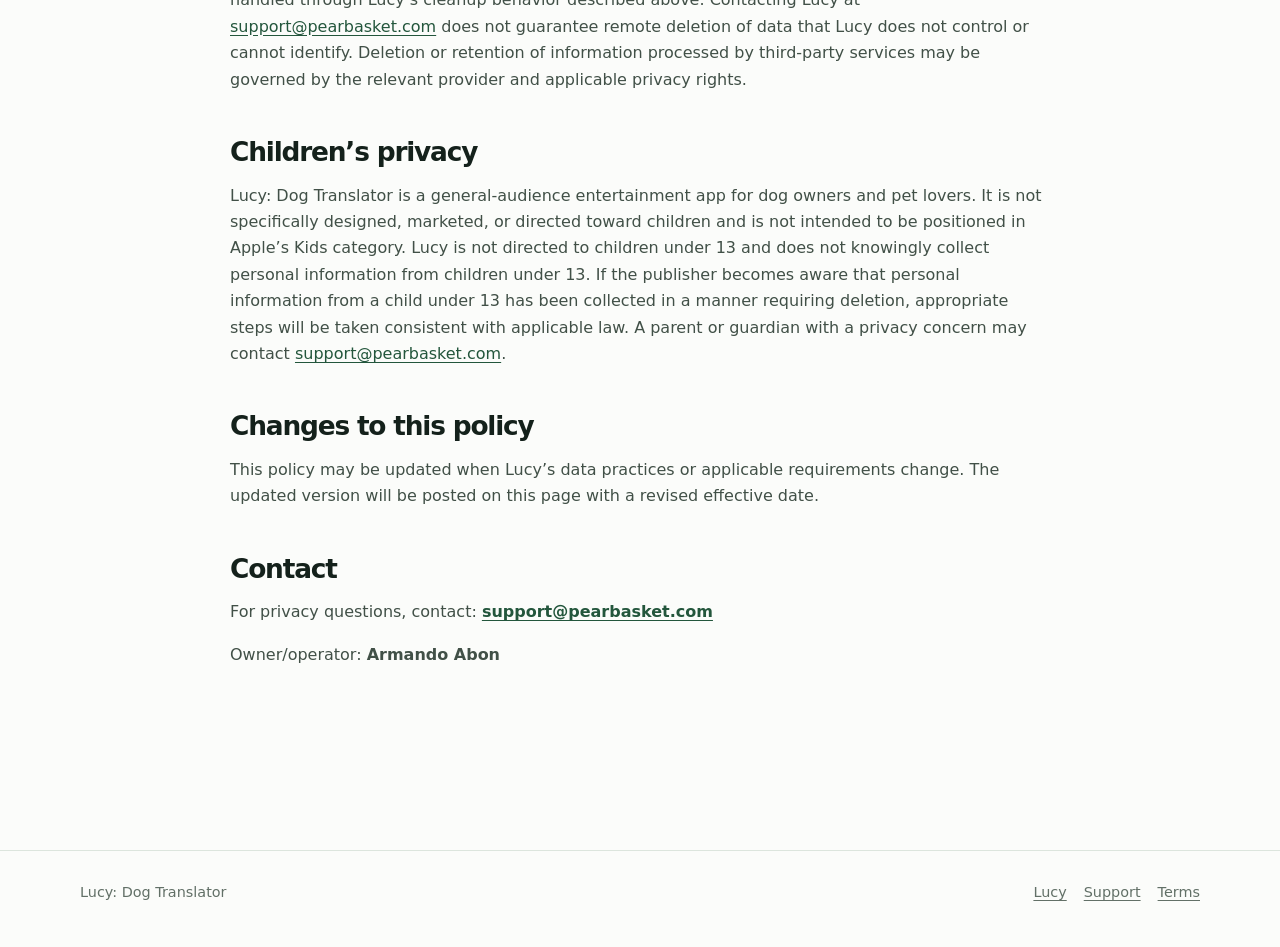
<file: lucy/privacy/index.html>
<!doctype html>
<html lang="en">
<head><meta charset="utf-8"><meta name="viewport" content="width=device-width, initial-scale=1"><meta name="description" content="Privacy Policy for Lucy: Dog Translator."><title>Privacy Policy — Lucy: Dog Translator</title><link rel="stylesheet" href="../../styles.css"></head>
<body><header class="site-header"><div class="wrap nav"><a class="brand" href="../../index.html"><span class="brand-mark">+</span> App Support</a><nav class="nav-links" aria-label="Primary navigation"><a href="../index.html">Lucy</a><a href="../support/index.html">Support</a></nav></div></header>
<main><section class="page-hero"><div class="wrap"><p class="breadcrumbs"><a href="../../index.html">App Support</a> / <a href="../index.html">Lucy</a> / Privacy</p><p class="eyebrow">Effective Date: September 18, 2026</p><h1>Privacy Policy</h1><p class="lead">This Privacy Policy explains how Lucy: Dog Translator handles information in connection with the app.</p></div></section><section class="section"><div class="wrap content"><h2>Information Lucy accesses</h2><p>Lucy accesses device camera and microphone capabilities when you choose features that use them. The app may also receive standard technical, device, and app information through the services described below.</p><h2>Camera and microphone</h2><p>Lucy requests camera access for the Reaction Camera feature, which records videos of your dog’s reactions. Reaction videos are initially stored locally in Lucy’s app cache. Lucy does not upload these videos to its own server or to its analytics, purchase, or crash-reporting services. Lucy does not explicitly delete reaction videos from the app cache; cache cleanup is managed by the operating system. You may choose to save a reaction video to your Photos library.</p><p>Lucy uses microphone access for Listen &amp; Translate and for audio included in Reaction Camera videos. For Listen &amp; Translate, audio is recorded temporarily in the app cache and processed on your device. Lucy uses recording duration and loudness measurements to generate the playful translation; the recorded audio itself is not uploaded to a server or AI service. Temporary Listen &amp; Translate audio is normally deleted after processing, and cleanup is also attempted when you cancel, leave the screen, send the app to the background, or when recording stops unexpectedly. A temporary cache file could remain if the app crashes, is force-terminated, the operating system interrupts cleanup, or deletion fails.</p><h2>Photos, media, and sharing</h2><p>Lucy requests write-only Photos or video-library access only when you choose Save Video. Lucy saves the newly recorded reaction video to your Photos library and does not read or browse your existing photos or videos. Lucy does not use a photo picker in the current production flow. Videos saved to Photos remain there until you delete them. Lucy does not maintain its own persistent private media library.</p><p>When you choose to share a reaction video, Lucy uses your operating system’s share sheet. You choose the destination application. Lucy itself does not upload the video and does not know or record the final recipient or external destination. Lucy does not send the video URI, sharing destination, recipient, or video contents to PostHog. Once you choose an external application through the share sheet, that application’s own privacy practices govern its handling of the video.</p><h2>Analytics</h2><p>Lucy uses PostHog for anonymous product analytics. PostHog Session Replay is disabled. Lucy does not send recorded audio or video contents, video URIs, sharing destinations, or recipients to PostHog. Lucy’s explicit PostHog analytics do not send names, email addresses, contacts, file URIs, microphone URIs, translation contents, or recording contents.</p><h2>Crash reporting</h2><p>Lucy uses Sentry for crash and error monitoring. Lucy’s Sentry configuration does not send default personal information, and Lucy does not explicitly send recorded audio, recorded video, photos, media paths, or translation contents to Sentry. Sentry may still process standard technical, device, and app information needed to diagnose errors, according to its own privacy policy.</p><h2>Purchases</h2><p>Lucy uses RevenueCat for in-app purchase and subscription management. RevenueCat and the applicable App Store or Google Play store may process identifiers and purchase information required to complete, validate, restore, and manage purchases, according to their own policies.</p><h2>Third-party services</h2><p><strong>RevenueCat</strong> is used for in-app purchase and subscription management. RevenueCat and the applicable App Store or Google Play store may process identifiers and purchase information required to complete, validate, restore, and manage purchases. Read the <a href="https://www.revenuecat.com/privacy">RevenueCat Privacy Policy</a>.</p><p><strong>PostHog</strong> is used for anonymous product analytics to understand app usage and improve Lucy. Lucy uses explicit analytics events, and PostHog Session Replay is disabled. Lucy’s explicit PostHog analytics do not send recorded audio or video contents, names, email addresses, contacts, file URIs, microphone URIs, translation contents, or recording contents. PostHog may also process standard technical, device, and app information through its SDK. Read the <a href="https://posthog.com/privacy">PostHog Privacy Policy</a>.</p><p><strong>Sentry</strong> is used for crash and error monitoring to diagnose technical problems and improve app reliability. Sentry may process standard technical, device, and app information through its SDK. Read the <a href="https://sentry.io/privacy/">Sentry Privacy Policy</a>.</p><h2>Data retention</h2><p>Listen &amp; Translate recordings are temporary files stored in the app cache. Lucy attempts to delete them after translation processing, on cancellation, when you leave the screen, when the app backgrounds during the interaction, and after relevant recorder-stop failures. Deletion may not succeed if the app crashes, is force-terminated, the operating system interrupts cleanup, or deletion fails.</p><p>Reaction videos are initially stored in the app cache. Lucy does not explicitly delete cached reaction videos after use; cache retention and cleanup are controlled by the operating system, without a specific retention period. If you choose Save Video, the video is copied to your Photos library and remains there until you delete it. Lucy does not maintain its own persistent private media library.</p><p>Lucy also stores limited local usage counters in the app’s application storage to enforce free-use limits. These counters are not personal profiles or user accounts. Lucy has no user-account system.</p><p>PostHog, Sentry, and RevenueCat may retain information they process according to their respective policies and service configurations. RevenueCat is used for purchases, entitlements, subscriptions, and restore behavior. No fixed retention period is stated here. See the linked <a href="https://posthog.com/privacy">PostHog</a>, <a href="https://sentry.io/privacy/">Sentry</a>, and <a href="https://www.revenuecat.com/privacy">RevenueCat</a> privacy policies for more information.</p><h3>Deletion requests</h3><p>You can delete videos saved to your Photos library using your device. Operating-system cache management controls cleanup of cached reaction videos. Temporary Listen &amp; Translate audio is handled through Lucy’s cleanup behavior described above. Contacting Lucy at <a href="mailto:support@pearbasket.com">support@pearbasket.com</a> does not guarantee remote deletion of data that Lucy does not control or cannot identify. Deletion or retention of information processed by third-party services may be governed by the relevant provider and applicable privacy rights.</p><h2>Children’s privacy</h2><p>Lucy: Dog Translator is a general-audience entertainment app for dog owners and pet lovers. It is not specifically designed, marketed, or directed toward children and is not intended to be positioned in Apple’s Kids category. Lucy is not directed to children under 13 and does not knowingly collect personal information from children under 13. If the publisher becomes aware that personal information from a child under 13 has been collected in a manner requiring deletion, appropriate steps will be taken consistent with applicable law. A parent or guardian with a privacy concern may contact <a href="mailto:support@pearbasket.com">support@pearbasket.com</a>.</p><h2>Changes to this policy</h2><p>This policy may be updated when Lucy’s data practices or applicable requirements change. The updated version will be posted on this page with a revised effective date.</p><h2>Contact</h2><p>For privacy questions, contact: <strong><a href="mailto:support@pearbasket.com">support@pearbasket.com</a></strong></p><p>Owner/operator: <strong>Armando Abon</strong></p></div></section></main>
<footer><div class="wrap footer-row"><span>Lucy: Dog Translator</span><nav class="footer-links" aria-label="Footer navigation"><a href="../index.html">Lucy</a><a href="../support/index.html">Support</a><a href="../terms/index.html">Terms</a></nav></div></footer></body></html>
</file>
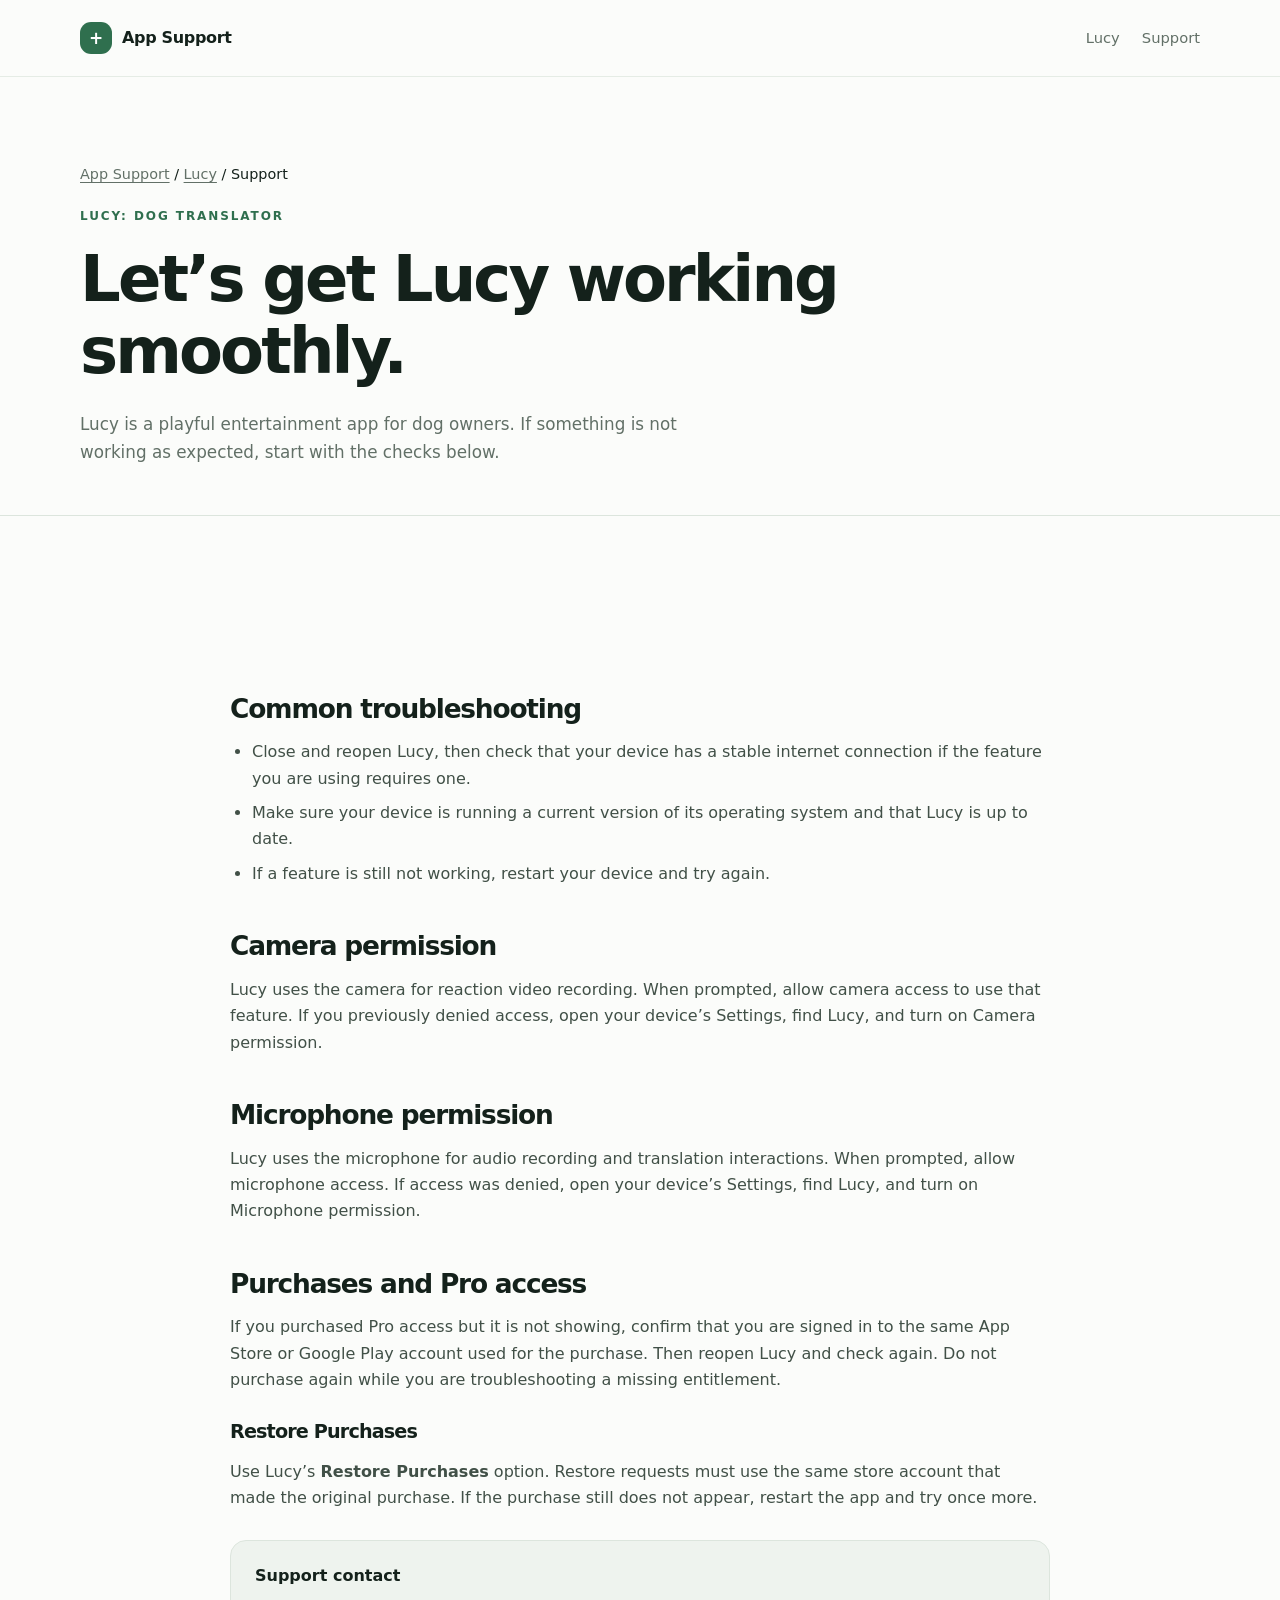
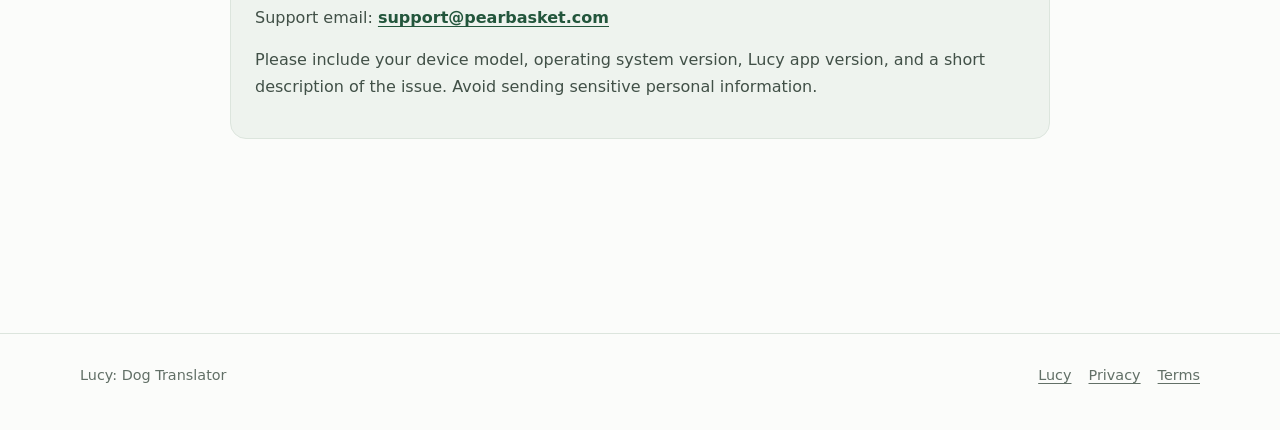
<file: lucy/support/index.html>
<!doctype html>
<html lang="en">
<head><meta charset="utf-8"><meta name="viewport" content="width=device-width, initial-scale=1"><meta name="description" content="Get help with Lucy: Dog Translator, including permissions, recordings, purchases, and restoring purchases."><title>Support — Lucy: Dog Translator</title><link rel="stylesheet" href="../../styles.css"></head>
<body><header class="site-header"><div class="wrap nav"><a class="brand" href="../../index.html"><span class="brand-mark">+</span> App Support</a><nav class="nav-links" aria-label="Primary navigation"><a href="../index.html">Lucy</a><a href="index.html" aria-current="page">Support</a></nav></div></header>
<main><section class="page-hero"><div class="wrap"><p class="breadcrumbs"><a href="../../index.html">App Support</a> / <a href="../index.html">Lucy</a> / Support</p><p class="eyebrow">Lucy: Dog Translator</p><h1>Let’s get Lucy working smoothly.</h1><p class="lead">Lucy is a playful entertainment app for dog owners. If something is not working as expected, start with the checks below.</p></div></section><section class="section"><div class="wrap content"><h2>Common troubleshooting</h2><ul><li>Close and reopen Lucy, then check that your device has a stable internet connection if the feature you are using requires one.</li><li>Make sure your device is running a current version of its operating system and that Lucy is up to date.</li><li>If a feature is still not working, restart your device and try again.</li></ul><h2>Camera permission</h2><p>Lucy uses the camera for reaction video recording. When prompted, allow camera access to use that feature. If you previously denied access, open your device’s Settings, find Lucy, and turn on Camera permission.</p><h2>Microphone permission</h2><p>Lucy uses the microphone for audio recording and translation interactions. When prompted, allow microphone access. If access was denied, open your device’s Settings, find Lucy, and turn on Microphone permission.</p><h2>Purchases and Pro access</h2><p>If you purchased Pro access but it is not showing, confirm that you are signed in to the same App Store or Google Play account used for the purchase. Then reopen Lucy and check again. Do not purchase again while you are troubleshooting a missing entitlement.</p><h3>Restore Purchases</h3><p>Use Lucy’s <strong>Restore Purchases</strong> option. Restore requests must use the same store account that made the original purchase. If the purchase still does not appear, restart the app and try once more.</p><div class="callout"><strong>Support contact</strong><p>Support email: <strong><a href="mailto:support@pearbasket.com">support@pearbasket.com</a></strong></p><p>Please include your device model, operating system version, Lucy app version, and a short description of the issue. Avoid sending sensitive personal information.</p></div></div></section></main>
<footer><div class="wrap footer-row"><span>Lucy: Dog Translator</span><nav class="footer-links" aria-label="Footer navigation"><a href="../index.html">Lucy</a><a href="../privacy/index.html">Privacy</a><a href="../terms/index.html">Terms</a></nav></div></footer></body></html>
</file>
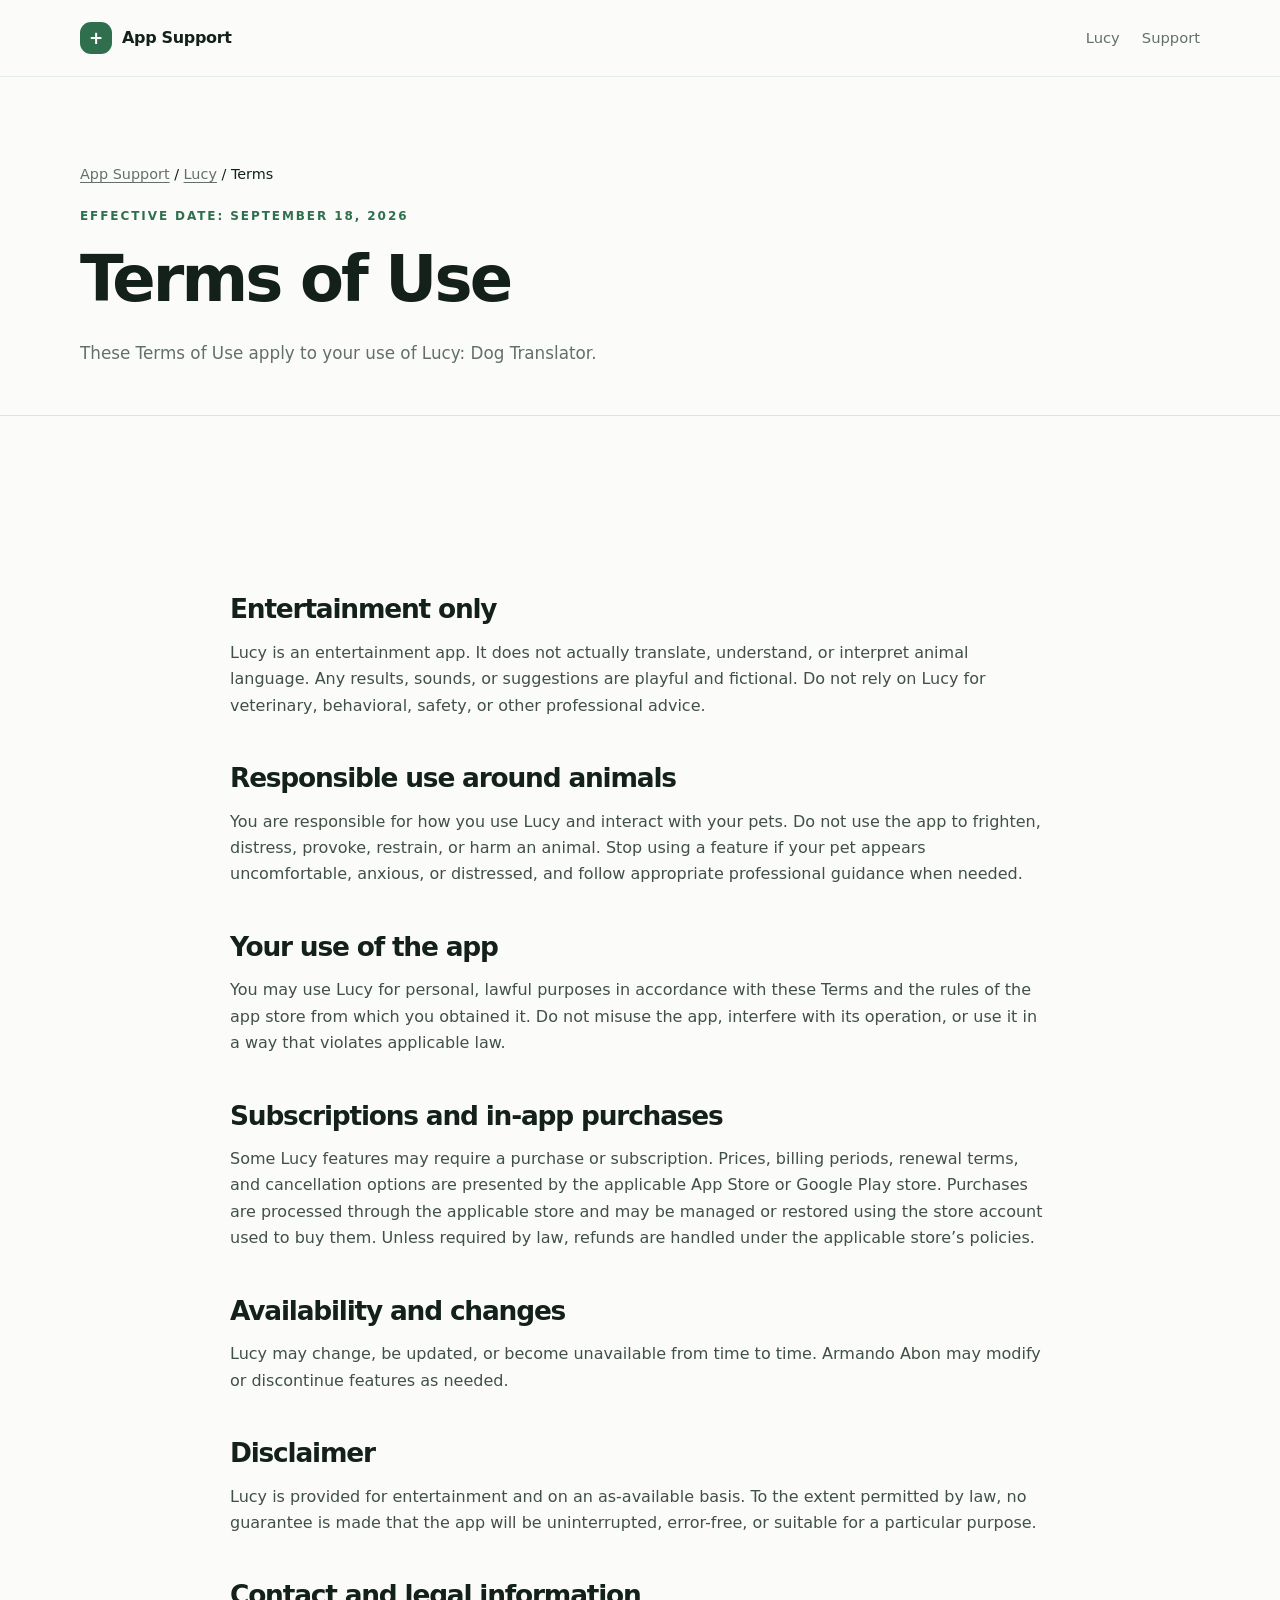
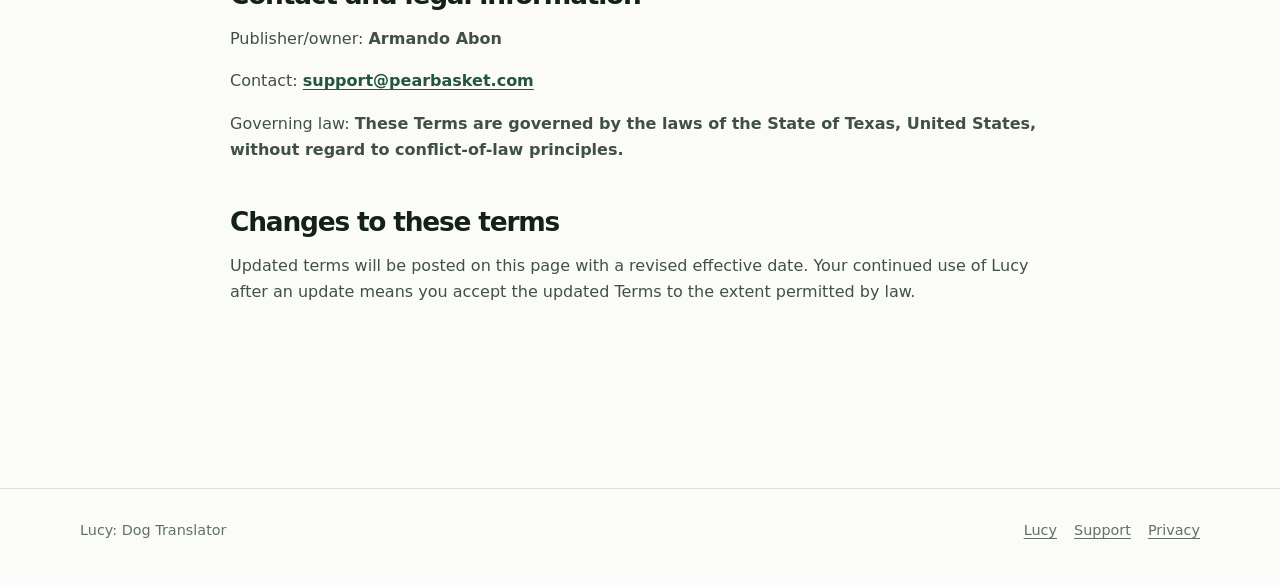
<file: lucy/terms/index.html>
<!doctype html>
<html lang="en">
<head><meta charset="utf-8"><meta name="viewport" content="width=device-width, initial-scale=1"><meta name="description" content="Terms of Use for Lucy: Dog Translator."><title>Terms of Use — Lucy: Dog Translator</title><link rel="stylesheet" href="../../styles.css"></head>
<body><header class="site-header"><div class="wrap nav"><a class="brand" href="../../index.html"><span class="brand-mark">+</span> App Support</a><nav class="nav-links" aria-label="Primary navigation"><a href="../index.html">Lucy</a><a href="../support/index.html">Support</a></nav></div></header>
<main><section class="page-hero"><div class="wrap"><p class="breadcrumbs"><a href="../../index.html">App Support</a> / <a href="../index.html">Lucy</a> / Terms</p><p class="eyebrow">Effective Date: September 18, 2026</p><h1>Terms of Use</h1><p class="lead">These Terms of Use apply to your use of Lucy: Dog Translator.</p></div></section><section class="section"><div class="wrap content"><h2>Entertainment only</h2><p>Lucy is an entertainment app. It does not actually translate, understand, or interpret animal language. Any results, sounds, or suggestions are playful and fictional. Do not rely on Lucy for veterinary, behavioral, safety, or other professional advice.</p><h2>Responsible use around animals</h2><p>You are responsible for how you use Lucy and interact with your pets. Do not use the app to frighten, distress, provoke, restrain, or harm an animal. Stop using a feature if your pet appears uncomfortable, anxious, or distressed, and follow appropriate professional guidance when needed.</p><h2>Your use of the app</h2><p>You may use Lucy for personal, lawful purposes in accordance with these Terms and the rules of the app store from which you obtained it. Do not misuse the app, interfere with its operation, or use it in a way that violates applicable law.</p><h2>Subscriptions and in-app purchases</h2><p>Some Lucy features may require a purchase or subscription. Prices, billing periods, renewal terms, and cancellation options are presented by the applicable App Store or Google Play store. Purchases are processed through the applicable store and may be managed or restored using the store account used to buy them. Unless required by law, refunds are handled under the applicable store’s policies.</p><h2>Availability and changes</h2><p>Lucy may change, be updated, or become unavailable from time to time. Armando Abon may modify or discontinue features as needed.</p><h2>Disclaimer</h2><p>Lucy is provided for entertainment and on an as-available basis. To the extent permitted by law, no guarantee is made that the app will be uninterrupted, error-free, or suitable for a particular purpose.</p><h2>Contact and legal information</h2><p>Publisher/owner: <strong>Armando Abon</strong></p><p>Contact: <strong><a href="mailto:support@pearbasket.com">support@pearbasket.com</a></strong></p><p>Governing law: <strong>These Terms are governed by the laws of the State of Texas, United States, without regard to conflict-of-law principles.</strong></p><h2>Changes to these terms</h2><p>Updated terms will be posted on this page with a revised effective date. Your continued use of Lucy after an update means you accept the updated Terms to the extent permitted by law.</p></div></section></main>
<footer><div class="wrap footer-row"><span>Lucy: Dog Translator</span><nav class="footer-links" aria-label="Footer navigation"><a href="../index.html">Lucy</a><a href="../support/index.html">Support</a><a href="../privacy/index.html">Privacy</a></nav></div></footer></body></html>
</file>
<file: styles.css>
:root {
  --ink: #14211b;
  --muted: #627067;
  --soft: #eef3ee;
  --line: #dce5dd;
  --paper: #fbfcfa;
  --white: #ffffff;
  --leaf: #2f6f4e;
  --leaf-dark: #23563c;
  --mint: #d9eddf;
  --sun: #f2d88a;
  --shadow: 0 18px 50px rgba(23, 53, 36, .08);
  --radius: 22px;
}

* { box-sizing: border-box; }
html { scroll-behavior: smooth; }
body {
  margin: 0;
  color: var(--ink);
  background: var(--paper);
  font-family: Inter, ui-sans-serif, system-ui, -apple-system, BlinkMacSystemFont, "Segoe UI", sans-serif;
  line-height: 1.65;
  -webkit-font-smoothing: antialiased;
}

a { color: var(--leaf-dark); text-underline-offset: 3px; }
a:hover { color: var(--leaf); }
.wrap { width: min(1120px, calc(100% - 40px)); margin-inline: auto; }
.site-header { padding: 22px 0; border-bottom: 1px solid rgba(220,229,221,.7); background: rgba(251,252,250,.92); }
.nav { display: flex; align-items: center; justify-content: space-between; gap: 24px; }
.brand { display: inline-flex; align-items: center; gap: 10px; color: var(--ink); text-decoration: none; font-weight: 750; letter-spacing: -.02em; }
.brand-mark { width: 32px; height: 32px; border-radius: 11px; display: grid; place-items: center; color: var(--white); background: var(--leaf); font-size: 17px; }
.nav-links { display: flex; gap: 22px; flex-wrap: wrap; font-size: .92rem; }
.nav-links a { color: var(--muted); text-decoration: none; }
.nav-links a:hover { color: var(--ink); }

.hero { padding: 92px 0 84px; }
.hero-grid { display: grid; grid-template-columns: 1.1fr .9fr; gap: 68px; align-items: center; }
.eyebrow { margin: 0 0 17px; color: var(--leaf); text-transform: uppercase; font-size: .75rem; font-weight: 800; letter-spacing: .16em; }
h1, h2, h3 { margin: 0; line-height: 1.12; letter-spacing: -.045em; }
h1 { max-width: 760px; font-size: clamp(2.8rem, 7vw, 5.5rem); }
h2 { font-size: clamp(1.8rem, 3.2vw, 2.7rem); }
h3 { font-size: 1.2rem; }
.lead { max-width: 660px; margin: 24px 0 0; color: var(--muted); font-size: 1.12rem; }
.actions { display: flex; gap: 12px; flex-wrap: wrap; margin-top: 32px; }
.button { display: inline-flex; align-items: center; justify-content: center; min-height: 46px; padding: 0 18px; border: 1px solid var(--leaf); border-radius: 999px; color: var(--white); background: var(--leaf); font-weight: 700; text-decoration: none; transition: transform .2s ease, background .2s ease; }
.button:hover { color: var(--white); background: var(--leaf-dark); transform: translateY(-1px); }
.button.secondary { color: var(--leaf-dark); background: transparent; border-color: var(--line); }
.button.secondary:hover { color: var(--leaf-dark); background: var(--soft); }
.hero-art { min-height: 360px; border-radius: 34px; position: relative; overflow: hidden; background: var(--mint); box-shadow: var(--shadow); }
.hero-art:before, .hero-art:after { content: ""; position: absolute; border-radius: 50%; background: rgba(255,255,255,.45); }
.hero-art:before { width: 260px; height: 260px; top: -70px; right: -50px; }
.hero-art:after { width: 170px; height: 170px; bottom: -52px; left: -42px; }
.art-card { position: absolute; inset: 42px; display: flex; align-items: center; justify-content: center; border: 1px solid rgba(255,255,255,.7); border-radius: 26px; background: rgba(255,255,255,.58); }
.dog-badge { width: 152px; height: 152px; display: grid; place-items: center; border-radius: 48% 48% 42% 42%; color: var(--ink); background: #f3c978; font-size: 5.2rem; transform: rotate(-5deg); box-shadow: 0 14px 0 rgba(47,111,78,.13); }
.spark { position: absolute; color: var(--leaf); font-weight: 800; font-size: 1.6rem; }
.spark.one { top: 65px; left: 74px; } .spark.two { right: 73px; bottom: 74px; font-size: 1rem; }

.section { padding: 78px 0; }
.section.soft { background: var(--soft); }
.section-head { display: flex; justify-content: space-between; align-items: end; gap: 24px; margin-bottom: 28px; }
.section-head p { max-width: 510px; margin: 0; color: var(--muted); }
.app-card { display: grid; grid-template-columns: 120px 1fr auto; gap: 28px; align-items: center; padding: 28px; border: 1px solid var(--line); border-radius: var(--radius); background: var(--white); box-shadow: var(--shadow); }
.app-icon { width: 112px; height: 112px; display: grid; place-items: center; border-radius: 30px; background: #f3c978; font-size: 3.6rem; }
.app-card p { margin: 8px 0 0; color: var(--muted); }
.link-row { display: flex; gap: 15px; flex-wrap: wrap; margin-top: 18px; font-size: .94rem; font-weight: 700; }
.muted { color: var(--muted); }
.kicker { color: var(--leaf); font-weight: 750; font-size: .9rem; }
.note { padding: 18px 20px; border-left: 4px solid var(--sun); background: #fff8df; border-radius: 0 14px 14px 0; }

.page-hero { padding: 72px 0 48px; border-bottom: 1px solid var(--line); }
.page-hero h1 { font-size: clamp(2.5rem, 5vw, 4.6rem); }
.page-hero .lead { font-size: 1.05rem; }
.content { max-width: 820px; padding: 56px 0 88px; }
.content h2 { margin: 44px 0 14px; font-size: 1.65rem; }
.content h3 { margin: 28px 0 9px; }
.content p, .content ul { color: #415047; }
.content ul { padding-left: 22px; }
.content li + li { margin-top: 8px; }
.callout { margin: 28px 0; padding: 22px 24px; border: 1px solid var(--line); border-radius: 16px; background: var(--soft); }
.callout strong { color: var(--ink); }
.breadcrumbs { margin-bottom: 20px; font-size: .9rem; }
.breadcrumbs a { color: var(--muted); }
.faq-grid { display: grid; grid-template-columns: repeat(2, 1fr); gap: 16px; margin-top: 26px; }
.faq { padding: 22px; border: 1px solid var(--line); border-radius: 16px; background: var(--white); }
.faq p { margin: 8px 0 0; color: var(--muted); font-size: .95rem; }

footer { padding: 30px 0 42px; border-top: 1px solid var(--line); color: var(--muted); font-size: .9rem; }
.footer-row { display: flex; justify-content: space-between; gap: 20px; flex-wrap: wrap; }
.footer-links { display: flex; gap: 17px; flex-wrap: wrap; }
.footer-links a { color: var(--muted); }

@media (max-width: 760px) {
  .wrap { width: min(100% - 28px, 640px); }
  .site-header { padding: 17px 0; }
  .nav { align-items: flex-start; flex-direction: column; gap: 12px; }
  .hero { padding: 58px 0; }
  .hero-grid { grid-template-columns: 1fr; gap: 38px; }
  .hero-art { min-height: 270px; }
  .art-card { inset: 28px; }
  .section { padding: 56px 0; }
  .section-head { display: block; }
  .section-head p { margin-top: 12px; }
  .app-card { grid-template-columns: 72px 1fr; gap: 18px; padding: 20px; }
  .app-icon { width: 72px; height: 72px; border-radius: 21px; font-size: 2.3rem; }
  .app-card .actions { grid-column: 1 / -1; margin-top: 4px; }
  .faq-grid { grid-template-columns: 1fr; }
  .page-hero { padding: 52px 0 35px; }
}
</file>
